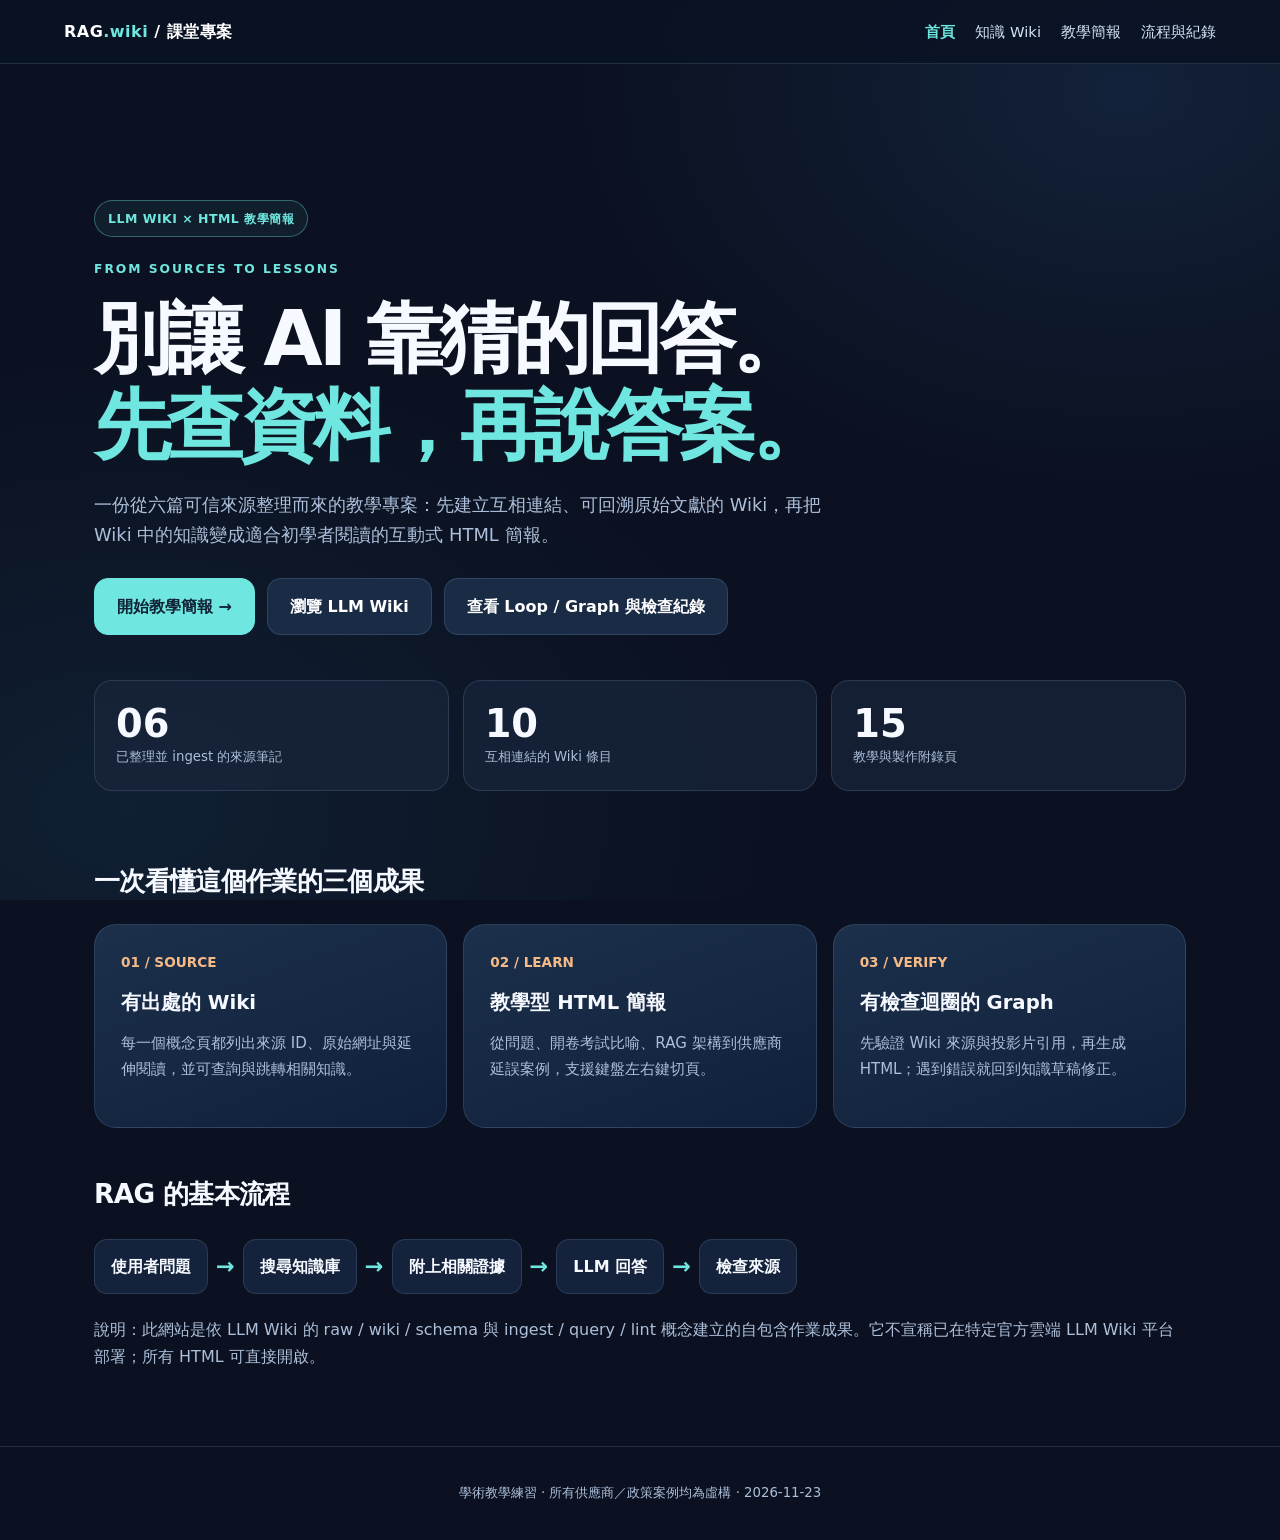
<file: index.html>
<!doctype html><html lang="zh-Hant"><head><meta charset="utf-8"><meta name="viewport" content="width=device-width,initial-scale=1"><title>RAG 教學 Wiki · 作品入口</title><style>
:root{--bg:#0b1120;--bg2:#101a2f;--surface:#14223b;--surface2:#1a2b45;--line:rgba(170,206,245,.15);--text:#f6f9ff;--muted:#adbfda;--cyan:#6fe7e0;--peach:#f5ba86;--gold:#f6d576;--lav:#b2a7fa;--shadow:0 20px 50px rgba(0,0,0,.23)}
*{box-sizing:border-box}html{scroll-behavior:smooth}body{margin:0;color:var(--text);background:var(--bg);font-family:'DM Sans','Noto Sans TC',system-ui,sans-serif;line-height:1.7}a{color:var(--cyan);text-decoration:none}a:hover{text-decoration:underline}button,input{font:inherit}button{cursor:pointer}button:focus-visible,input:focus-visible,a:focus-visible{outline:3px solid var(--cyan);outline-offset:3px}
.bg-orb{position:fixed;inset:0;z-index:-1;pointer-events:none;background:radial-gradient(ellipse at 88% 10%,#22426e55 0%,transparent 35%),radial-gradient(ellipse at 10% 90%,#17354f66 0%,transparent 40%),var(--bg)}
header.global{display:flex;align-items:center;justify-content:space-between;gap:20px;padding:18px max(5vw,24px);border-bottom:1px solid var(--line);background:#0a1324d9;position:sticky;top:0;z-index:30;backdrop-filter:blur(18px)}.brand{font-weight:900;letter-spacing:.03em;color:white;white-space:nowrap}.brand span{color:var(--cyan)}nav{display:flex;gap:20px;align-items:center;flex-wrap:wrap}nav a{font-size:.92rem;color:#d4e3f5}nav a.active{color:var(--cyan);font-weight:800}
.eyebrow{color:var(--cyan);letter-spacing:.16em;text-transform:uppercase;font-weight:800;font-size:.77rem}.container{max-width:1140px;margin:0 auto;padding:60px 24px}.hero{padding:76px 0 24px}.hero h1{font-weight:900;font-size:clamp(2.5rem,6vw,5.3rem);line-height:1.13;letter-spacing:-.05em;margin:16px 0 20px}.hero h1 em{color:var(--cyan);font-style:normal}.hero p{max-width:730px;color:var(--muted);font-size:1.12rem}.pill{display:inline-block;border:1px solid #6fe7e05e;background:#6fe7e011;border-radius:100px;padding:7px 13px;color:var(--cyan);font-size:.78rem;font-weight:800;letter-spacing:.04em}.btn{display:inline-flex;align-items:center;justify-content:center;border-radius:14px;padding:14px 22px;font-weight:800;border:1px solid var(--line);gap:10px;color:white;background:var(--surface2);text-decoration:none!important;transition:transform .15s,background .15s}.btn:hover{transform:translateY(-3px);background:#273d60}.btn.primary{background:var(--cyan);border-color:var(--cyan);color:#102235}.btn.primary:hover{background:#b2fff9}.actions{display:flex;flex-wrap:wrap;gap:12px;margin-top:27px}.stats{display:grid;grid-template-columns:repeat(3,1fr);gap:14px;margin-top:45px}.stat{border:1px solid var(--line);background:#17243ac9;border-radius:18px;padding:21px}.stat strong{display:block;font-size:2.4rem;line-height:1.15}.stat small{display:block;color:var(--muted)}.section-title{font-size:1.65rem;margin:44px 0 20px;letter-spacing:-.025em}.feature-grid{display:grid;grid-template-columns:repeat(3,1fr);gap:16px}.feature{padding:26px;border-radius:22px;background:linear-gradient(160deg,#1c304b,#10203a);border:1px solid var(--line);min-height:204px}.feature .num{font-size:.85rem;color:var(--peach);font-weight:800}.feature h3{font-size:1.23rem;margin:12px 0}.feature p{color:var(--muted);font-size:.94rem;margin:0}.diagram{display:flex;align-items:center;gap:8px;flex-wrap:wrap;margin:22px 0}.node{background:var(--surface);padding:13px 16px;border-radius:13px;border:1px solid var(--line);font-weight:700}.arrow{color:var(--cyan);font-size:1.4rem;font-weight:800}.foot{padding:35px 24px;text-align:center;color:var(--muted);font-size:.83rem;border-top:1px solid var(--line)}
/* Wiki */
.wiki-shell{max-width:1480px;margin:auto;display:grid;grid-template-columns:minmax(240px,300px) minmax(0,1fr);min-height:calc(100vh - 66px)}.wiki-sidebar{padding:29px 21px;border-right:1px solid var(--line);position:sticky;top:69px;height:calc(100vh - 69px);overflow:auto;background:#101b30}.wiki-sidebar h2{font-size:1.1rem;margin-top:0}.search{width:100%;border:1px solid #38506c;padding:12px 15px;background:#0b1729;color:white;border-radius:13px;outline:none}.wiki-link{display:block;padding:11px 13px;color:#c5d5e9!important;border-radius:10px;margin-top:7px;border:1px solid transparent;font-size:.92rem}.wiki-link:hover{background:#1c2a44;text-decoration:none}.wiki-link.selected{background:#1b3e4d;border-color:#5cd2ca;color:white!important}.wiki-main{padding:45px clamp(25px,5vw,90px) 90px;min-width:0}.wiki-main h1{font-weight:900;font-size:clamp(2rem,3.7vw,3.6rem);line-height:1.2;letter-spacing:-.035em;margin:10px 0}.wiki-main .lead{font-size:1.1rem;color:var(--muted)}.wiki-main section{padding:19px 0;border-bottom:1px solid var(--line)}.wiki-main section h2{font-size:1.28rem;margin-bottom:9px}.wiki-main section p{margin:0;color:#d8e6f9}.related{margin-top:24px;display:flex;gap:9px;flex-wrap:wrap}.chip{background:#1c3347;border:1px solid #315d73;border-radius:30px;padding:6px 13px;font-size:.86rem;color:#adf4ec}.source-items{display:grid;gap:13px;margin:18px 0}.source-item{border:1px solid var(--line);background:#15263c;border-radius:14px;padding:14px 18px}.source-item strong{color:var(--gold)}.source-item .source-meta{color:var(--muted);font-size:.8rem}.source-item a{overflow-wrap:anywhere}.mini-tag{color:#b8ecf1;font-size:.76rem;font-weight:800;letter-spacing:.07em}.note{padding:17px 21px;background:#172b40;border-left:3px solid var(--peach);border-radius:7px;color:#fae5cf}.mini-help{font-size:.81rem;color:var(--muted);margin-top:7px}.sources-table{width:100%;border-collapse:collapse;margin-top:25px}.sources-table td,.sources-table th{padding:15px;border-bottom:1px solid var(--line);text-align:left;vertical-align:top}.sources-table th{color:var(--muted);font-size:.82rem}
/* Slides */
body.deck-body{overflow:hidden;background:#080f1e}.deck-top{display:flex;align-items:center;justify-content:space-between;position:fixed;z-index:100;top:0;left:0;right:0;padding:15px 26px;background:#080f1ce0;border-bottom:1px solid var(--line);backdrop-filter:blur(15px);gap:12px}.deck-top .meta{font-size:.78rem;color:var(--muted);white-space:nowrap}.deck-top nav a{font-size:.8rem}.deck-main{position:absolute;inset:65px 0 74px;display:flex;align-items:center;justify-content:center;padding:26px}.slide{position:relative;width:min(1250px,100%);height:100%;max-height:760px;aspect-ratio:16 / 9;background:linear-gradient(145deg,#172947,#101c31 65%,#0e1d32);border:1px solid #28415f;border-radius:25px;box-shadow:var(--shadow);overflow:auto;padding:clamp(28px,5vw,64px) clamp(26px,6vw,80px)}.slide:before{content:'';pointer-events:none;position:absolute;right:-50px;top:-120px;width:480px;height:450px;border-radius:50%;border:90px solid rgba(73,197,206,.04);transform:rotate(-15deg)}.slide>*{position:relative;z-index:1}.slide .kicker{font-size:.85rem;text-transform:uppercase;color:var(--cyan);font-weight:800;letter-spacing:.18em}.slide h1{font-size:clamp(2rem,4vw,4.5rem);letter-spacing:-.05em;line-height:1.14;margin:20px 0}.slide p.lead{font-size:clamp(1rem,1.7vw,1.4rem);color:#bfcee3;max-width:850px;line-height:1.8}.slide .content-grid{display:grid;grid-template-columns:1fr 1fr;gap:20px;margin:35px 0 22px}.slide .point{padding:22px;border-radius:17px;background:#1d3453a8;border:1px solid #385172;display:flex;gap:13px;align-items:flex-start;font-size:clamp(.94rem,1.6vw,1.2rem);line-height:1.6}.slide .point .marker{display:flex;flex:none;align-items:center;justify-content:center;width:29px;height:29px;border-radius:9px;background:#2c746f;color:#dafffa;font-size:.84rem;font-weight:900}.slide .point strong{color:var(--gold)}.slide .point:nth-child(2n) .marker{background:#73553b;color:#ffddb1}.slide .point:nth-child(3n) .marker{background:#544c8c;color:#e4dfff}.slide.cover h1{font-size:clamp(3rem,7vw,6.5rem);max-width:900px}.slide.cover .content-grid{grid-template-columns:repeat(3,1fr)}.slide.cover .point{font-size:1rem}.slide .trail{display:flex;gap:7px;align-items:center;flex-wrap:wrap;margin:29px 0}.slide .trail .step{background:#1a4361;padding:13px 19px;border-radius:12px;color:#d9f7fb;font-weight:800}.slide .trail .arr{color:var(--cyan);font-weight:900}.slide blockquote{border-left:4px solid var(--cyan);padding:17px 26px;margin:30px 0;background:#1c344b;border-radius:8px;font-size:1.1rem}.deck-bottom{position:fixed;z-index:100;left:0;right:0;bottom:0;display:flex;justify-content:space-between;align-items:center;gap:10px;padding:10px 26px;background:#080f1cf5;border-top:1px solid var(--line)}.deck-bottom .small-links{font-size:.77rem;color:var(--muted);overflow:hidden;text-overflow:ellipsis;white-space:nowrap}.deck-buttons{display:flex;align-items:center;gap:10px}.round{border-radius:12px;padding:8px 13px;background:#183450;border:1px solid #2b4e69;color:white}.round:hover{background:#29506c}.progress-track{height:3px;position:fixed;bottom:67px;background:#1c3450;left:0;right:0;z-index:99}.progress{height:100%;width:0;background:var(--cyan);transition:width .2s}.kbd{color:#8ea6c7;font-size:.75rem}.source-foot{display:flex;align-items:center;gap:11px;flex-wrap:wrap;margin-top:22px}.source-foot a{color:#aff4eb;border:1px solid #416b73;border-radius:9px;padding:4px 10px;font-size:.77rem;background:#153444}.deck-bottom a{text-decoration:none}.deck-index{width:64px;text-align:center;color:#c6d8ed;font-size:.83rem}.hint{font-size:.82rem;color:var(--muted);margin-top:14px}
@media(max-width:800px){header.global{padding:14px 17px}nav{gap:11px}.feature-grid{grid-template-columns:1fr}.stats{grid-template-columns:repeat(3,1fr)}.stat{padding:15px}.stat strong{font-size:1.65rem}.container{padding:34px 19px}.wiki-shell{display:block}.wiki-sidebar{position:static;height:auto;max-height:280px;overflow:auto;border-right:none;border-bottom:1px solid var(--line)}.wiki-main{padding:26px 20px 75px}.deck-top{padding:11px 15px}.deck-main{inset:58px 0 68px;padding:10px}.slide{aspect-ratio:auto;padding:24px 22px;border-radius:15px}.slide .content-grid{grid-template-columns:1fr;gap:9px;margin:19px 0}.slide .point{font-size:.96rem;padding:13px}.slide.cover .content-grid{grid-template-columns:1fr}.slide h1{font-size:2rem}.slide.cover h1{font-size:2.7rem}.slide p.lead{font-size:1rem}.deck-bottom{padding:9px 13px}.deck-bottom .small-links{max-width:40vw}.deck-top nav{gap:9px}.kbd{display:none}.progress-track{bottom:61px}}
@media(prefers-reduced-motion:reduce){*{transition:none!important;scroll-behavior:auto!important}}

</style></head><body><div class="bg-orb"></div><header class="global"><a class="brand" href="index.html">RAG<span>.wiki</span> / 課堂專案</a><nav><a class="active" href="index.html">首頁</a><a href="wiki.html">知識 Wiki</a><a href="slides.html">教學簡報</a><a href="workflow.html">流程與紀錄</a></nav></header><main class="container"><div class="hero"><span class="pill">LLM WIKI × HTML 教學簡報</span><div class="eyebrow" style="margin-top:22px">FROM SOURCES TO LESSONS</div><h1>別讓 AI 靠猜的回答。<br><em>先查資料，再說答案。</em></h1><p>一份從六篇可信來源整理而來的教學專案：先建立互相連結、可回溯原始文獻的 Wiki，再把 Wiki 中的知識變成適合初學者閱讀的互動式 HTML 簡報。</p><div class="actions"><a class="btn primary" href="slides.html">開始教學簡報 →</a><a class="btn" href="wiki.html">瀏覽 LLM Wiki</a><a class="btn" href="workflow.html">查看 Loop / Graph 與檢查紀錄</a></div><div class="stats"><div class="stat"><strong>06</strong><small>已整理並 ingest 的來源筆記</small></div><div class="stat"><strong>10</strong><small>互相連結的 Wiki 條目</small></div><div class="stat"><strong>15</strong><small>教學與製作附錄頁</small></div></div></div><h2 class="section-title">一次看懂這個作業的三個成果</h2><div class="feature-grid"><div class="feature"><div class="num">01 / SOURCE</div><h3>有出處的 Wiki</h3><p>每一個概念頁都列出來源 ID、原始網址與延伸閱讀，並可查詢與跳轉相關知識。</p></div><div class="feature"><div class="num">02 / LEARN</div><h3>教學型 HTML 簡報</h3><p>從問題、開卷考試比喻、RAG 架構到供應商延誤案例，支援鍵盤左右鍵切頁。</p></div><div class="feature"><div class="num">03 / VERIFY</div><h3>有檢查迴圈的 Graph</h3><p>先驗證 Wiki 來源與投影片引用，再生成 HTML；遇到錯誤就回到知識草稿修正。</p></div></div><h2 class="section-title">RAG 的基本流程</h2><div class="diagram"><span class="node">使用者問題</span><span class="arrow">→</span><span class="node">搜尋知識庫</span><span class="arrow">→</span><span class="node">附上相關證據</span><span class="arrow">→</span><span class="node">LLM 回答</span><span class="arrow">→</span><span class="node">檢查來源</span></div><p style="color:var(--muted)">說明：此網站是依 LLM Wiki 的 raw / wiki / schema 與 ingest / query / lint 概念建立的自包含作業成果。它不宣稱已在特定官方雲端 LLM Wiki 平台部署；所有 HTML 可直接開啟。</p></main><footer class="foot">學術教學練習 · 所有供應商／政策案例均為虛構 · 2026-11-23</footer></body></html>
</file>
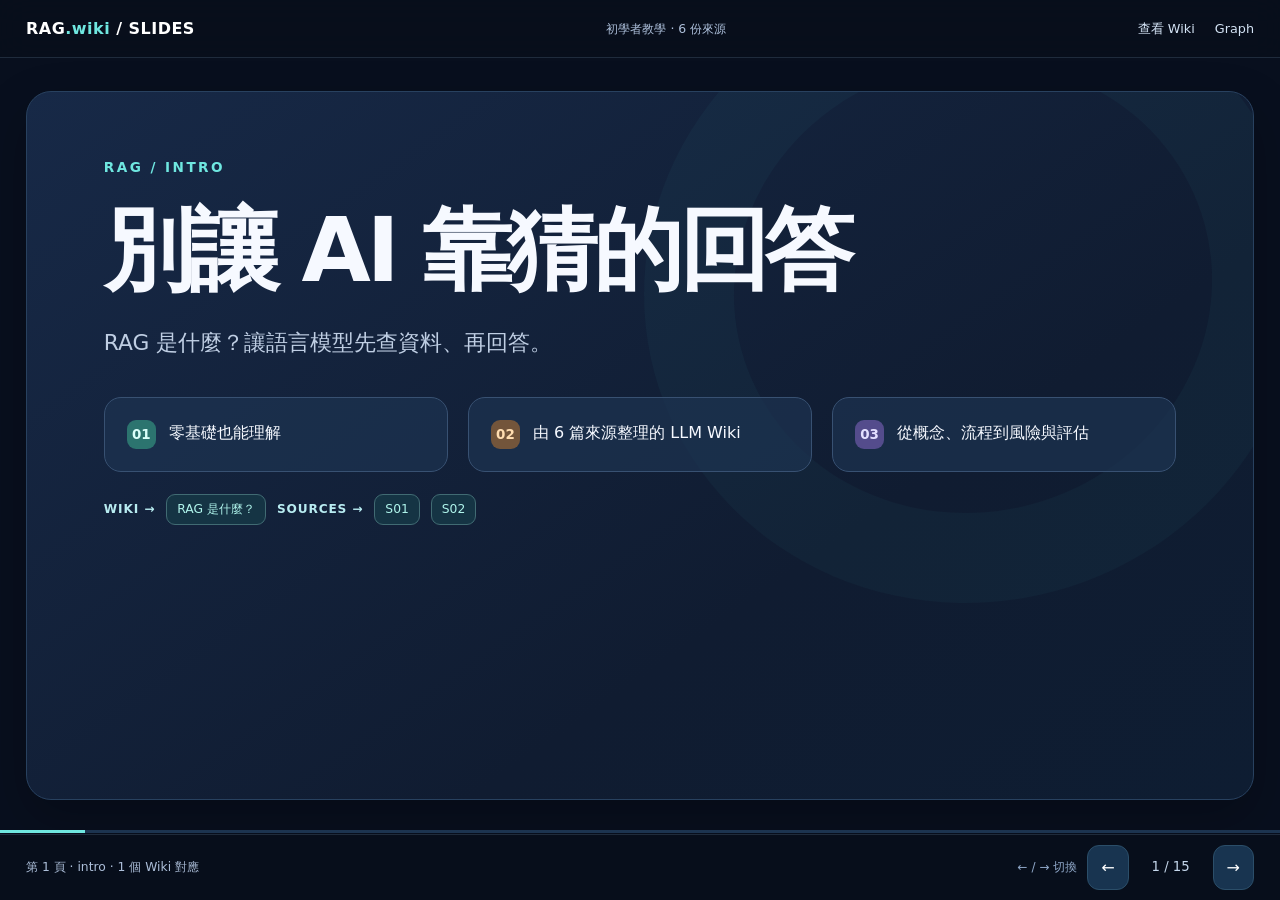
<file: slides.html>
<!doctype html><html lang="zh-Hant"><head><meta charset="utf-8"><meta name="viewport" content="width=device-width,initial-scale=1"><title>RAG 是什麼？｜HTML 教學簡報</title><style>
:root{--bg:#0b1120;--bg2:#101a2f;--surface:#14223b;--surface2:#1a2b45;--line:rgba(170,206,245,.15);--text:#f6f9ff;--muted:#adbfda;--cyan:#6fe7e0;--peach:#f5ba86;--gold:#f6d576;--lav:#b2a7fa;--shadow:0 20px 50px rgba(0,0,0,.23)}
*{box-sizing:border-box}html{scroll-behavior:smooth}body{margin:0;color:var(--text);background:var(--bg);font-family:'DM Sans','Noto Sans TC',system-ui,sans-serif;line-height:1.7}a{color:var(--cyan);text-decoration:none}a:hover{text-decoration:underline}button,input{font:inherit}button{cursor:pointer}button:focus-visible,input:focus-visible,a:focus-visible{outline:3px solid var(--cyan);outline-offset:3px}
.bg-orb{position:fixed;inset:0;z-index:-1;pointer-events:none;background:radial-gradient(ellipse at 88% 10%,#22426e55 0%,transparent 35%),radial-gradient(ellipse at 10% 90%,#17354f66 0%,transparent 40%),var(--bg)}
header.global{display:flex;align-items:center;justify-content:space-between;gap:20px;padding:18px max(5vw,24px);border-bottom:1px solid var(--line);background:#0a1324d9;position:sticky;top:0;z-index:30;backdrop-filter:blur(18px)}.brand{font-weight:900;letter-spacing:.03em;color:white;white-space:nowrap}.brand span{color:var(--cyan)}nav{display:flex;gap:20px;align-items:center;flex-wrap:wrap}nav a{font-size:.92rem;color:#d4e3f5}nav a.active{color:var(--cyan);font-weight:800}
.eyebrow{color:var(--cyan);letter-spacing:.16em;text-transform:uppercase;font-weight:800;font-size:.77rem}.container{max-width:1140px;margin:0 auto;padding:60px 24px}.hero{padding:76px 0 24px}.hero h1{font-weight:900;font-size:clamp(2.5rem,6vw,5.3rem);line-height:1.13;letter-spacing:-.05em;margin:16px 0 20px}.hero h1 em{color:var(--cyan);font-style:normal}.hero p{max-width:730px;color:var(--muted);font-size:1.12rem}.pill{display:inline-block;border:1px solid #6fe7e05e;background:#6fe7e011;border-radius:100px;padding:7px 13px;color:var(--cyan);font-size:.78rem;font-weight:800;letter-spacing:.04em}.btn{display:inline-flex;align-items:center;justify-content:center;border-radius:14px;padding:14px 22px;font-weight:800;border:1px solid var(--line);gap:10px;color:white;background:var(--surface2);text-decoration:none!important;transition:transform .15s,background .15s}.btn:hover{transform:translateY(-3px);background:#273d60}.btn.primary{background:var(--cyan);border-color:var(--cyan);color:#102235}.btn.primary:hover{background:#b2fff9}.actions{display:flex;flex-wrap:wrap;gap:12px;margin-top:27px}.stats{display:grid;grid-template-columns:repeat(3,1fr);gap:14px;margin-top:45px}.stat{border:1px solid var(--line);background:#17243ac9;border-radius:18px;padding:21px}.stat strong{display:block;font-size:2.4rem;line-height:1.15}.stat small{display:block;color:var(--muted)}.section-title{font-size:1.65rem;margin:44px 0 20px;letter-spacing:-.025em}.feature-grid{display:grid;grid-template-columns:repeat(3,1fr);gap:16px}.feature{padding:26px;border-radius:22px;background:linear-gradient(160deg,#1c304b,#10203a);border:1px solid var(--line);min-height:204px}.feature .num{font-size:.85rem;color:var(--peach);font-weight:800}.feature h3{font-size:1.23rem;margin:12px 0}.feature p{color:var(--muted);font-size:.94rem;margin:0}.diagram{display:flex;align-items:center;gap:8px;flex-wrap:wrap;margin:22px 0}.node{background:var(--surface);padding:13px 16px;border-radius:13px;border:1px solid var(--line);font-weight:700}.arrow{color:var(--cyan);font-size:1.4rem;font-weight:800}.foot{padding:35px 24px;text-align:center;color:var(--muted);font-size:.83rem;border-top:1px solid var(--line)}
/* Wiki */
.wiki-shell{max-width:1480px;margin:auto;display:grid;grid-template-columns:minmax(240px,300px) minmax(0,1fr);min-height:calc(100vh - 66px)}.wiki-sidebar{padding:29px 21px;border-right:1px solid var(--line);position:sticky;top:69px;height:calc(100vh - 69px);overflow:auto;background:#101b30}.wiki-sidebar h2{font-size:1.1rem;margin-top:0}.search{width:100%;border:1px solid #38506c;padding:12px 15px;background:#0b1729;color:white;border-radius:13px;outline:none}.wiki-link{display:block;padding:11px 13px;color:#c5d5e9!important;border-radius:10px;margin-top:7px;border:1px solid transparent;font-size:.92rem}.wiki-link:hover{background:#1c2a44;text-decoration:none}.wiki-link.selected{background:#1b3e4d;border-color:#5cd2ca;color:white!important}.wiki-main{padding:45px clamp(25px,5vw,90px) 90px;min-width:0}.wiki-main h1{font-weight:900;font-size:clamp(2rem,3.7vw,3.6rem);line-height:1.2;letter-spacing:-.035em;margin:10px 0}.wiki-main .lead{font-size:1.1rem;color:var(--muted)}.wiki-main section{padding:19px 0;border-bottom:1px solid var(--line)}.wiki-main section h2{font-size:1.28rem;margin-bottom:9px}.wiki-main section p{margin:0;color:#d8e6f9}.related{margin-top:24px;display:flex;gap:9px;flex-wrap:wrap}.chip{background:#1c3347;border:1px solid #315d73;border-radius:30px;padding:6px 13px;font-size:.86rem;color:#adf4ec}.source-items{display:grid;gap:13px;margin:18px 0}.source-item{border:1px solid var(--line);background:#15263c;border-radius:14px;padding:14px 18px}.source-item strong{color:var(--gold)}.source-item .source-meta{color:var(--muted);font-size:.8rem}.source-item a{overflow-wrap:anywhere}.mini-tag{color:#b8ecf1;font-size:.76rem;font-weight:800;letter-spacing:.07em}.note{padding:17px 21px;background:#172b40;border-left:3px solid var(--peach);border-radius:7px;color:#fae5cf}.mini-help{font-size:.81rem;color:var(--muted);margin-top:7px}.sources-table{width:100%;border-collapse:collapse;margin-top:25px}.sources-table td,.sources-table th{padding:15px;border-bottom:1px solid var(--line);text-align:left;vertical-align:top}.sources-table th{color:var(--muted);font-size:.82rem}
/* Slides */
body.deck-body{overflow:hidden;background:#080f1e}.deck-top{display:flex;align-items:center;justify-content:space-between;position:fixed;z-index:100;top:0;left:0;right:0;padding:15px 26px;background:#080f1ce0;border-bottom:1px solid var(--line);backdrop-filter:blur(15px);gap:12px}.deck-top .meta{font-size:.78rem;color:var(--muted);white-space:nowrap}.deck-top nav a{font-size:.8rem}.deck-main{position:absolute;inset:65px 0 74px;display:flex;align-items:center;justify-content:center;padding:26px}.slide{position:relative;width:min(1250px,100%);height:100%;max-height:760px;aspect-ratio:16 / 9;background:linear-gradient(145deg,#172947,#101c31 65%,#0e1d32);border:1px solid #28415f;border-radius:25px;box-shadow:var(--shadow);overflow:auto;padding:clamp(28px,5vw,64px) clamp(26px,6vw,80px)}.slide:before{content:'';pointer-events:none;position:absolute;right:-50px;top:-120px;width:480px;height:450px;border-radius:50%;border:90px solid rgba(73,197,206,.04);transform:rotate(-15deg)}.slide>*{position:relative;z-index:1}.slide .kicker{font-size:.85rem;text-transform:uppercase;color:var(--cyan);font-weight:800;letter-spacing:.18em}.slide h1{font-size:clamp(2rem,4vw,4.5rem);letter-spacing:-.05em;line-height:1.14;margin:20px 0}.slide p.lead{font-size:clamp(1rem,1.7vw,1.4rem);color:#bfcee3;max-width:850px;line-height:1.8}.slide .content-grid{display:grid;grid-template-columns:1fr 1fr;gap:20px;margin:35px 0 22px}.slide .point{padding:22px;border-radius:17px;background:#1d3453a8;border:1px solid #385172;display:flex;gap:13px;align-items:flex-start;font-size:clamp(.94rem,1.6vw,1.2rem);line-height:1.6}.slide .point .marker{display:flex;flex:none;align-items:center;justify-content:center;width:29px;height:29px;border-radius:9px;background:#2c746f;color:#dafffa;font-size:.84rem;font-weight:900}.slide .point strong{color:var(--gold)}.slide .point:nth-child(2n) .marker{background:#73553b;color:#ffddb1}.slide .point:nth-child(3n) .marker{background:#544c8c;color:#e4dfff}.slide.cover h1{font-size:clamp(3rem,7vw,6.5rem);max-width:900px}.slide.cover .content-grid{grid-template-columns:repeat(3,1fr)}.slide.cover .point{font-size:1rem}.slide .trail{display:flex;gap:7px;align-items:center;flex-wrap:wrap;margin:29px 0}.slide .trail .step{background:#1a4361;padding:13px 19px;border-radius:12px;color:#d9f7fb;font-weight:800}.slide .trail .arr{color:var(--cyan);font-weight:900}.slide blockquote{border-left:4px solid var(--cyan);padding:17px 26px;margin:30px 0;background:#1c344b;border-radius:8px;font-size:1.1rem}.deck-bottom{position:fixed;z-index:100;left:0;right:0;bottom:0;display:flex;justify-content:space-between;align-items:center;gap:10px;padding:10px 26px;background:#080f1cf5;border-top:1px solid var(--line)}.deck-bottom .small-links{font-size:.77rem;color:var(--muted);overflow:hidden;text-overflow:ellipsis;white-space:nowrap}.deck-buttons{display:flex;align-items:center;gap:10px}.round{border-radius:12px;padding:8px 13px;background:#183450;border:1px solid #2b4e69;color:white}.round:hover{background:#29506c}.progress-track{height:3px;position:fixed;bottom:67px;background:#1c3450;left:0;right:0;z-index:99}.progress{height:100%;width:0;background:var(--cyan);transition:width .2s}.kbd{color:#8ea6c7;font-size:.75rem}.source-foot{display:flex;align-items:center;gap:11px;flex-wrap:wrap;margin-top:22px}.source-foot a{color:#aff4eb;border:1px solid #416b73;border-radius:9px;padding:4px 10px;font-size:.77rem;background:#153444}.deck-bottom a{text-decoration:none}.deck-index{width:64px;text-align:center;color:#c6d8ed;font-size:.83rem}.hint{font-size:.82rem;color:var(--muted);margin-top:14px}
@media(max-width:800px){header.global{padding:14px 17px}nav{gap:11px}.feature-grid{grid-template-columns:1fr}.stats{grid-template-columns:repeat(3,1fr)}.stat{padding:15px}.stat strong{font-size:1.65rem}.container{padding:34px 19px}.wiki-shell{display:block}.wiki-sidebar{position:static;height:auto;max-height:280px;overflow:auto;border-right:none;border-bottom:1px solid var(--line)}.wiki-main{padding:26px 20px 75px}.deck-top{padding:11px 15px}.deck-main{inset:58px 0 68px;padding:10px}.slide{aspect-ratio:auto;padding:24px 22px;border-radius:15px}.slide .content-grid{grid-template-columns:1fr;gap:9px;margin:19px 0}.slide .point{font-size:.96rem;padding:13px}.slide.cover .content-grid{grid-template-columns:1fr}.slide h1{font-size:2rem}.slide.cover h1{font-size:2.7rem}.slide p.lead{font-size:1rem}.deck-bottom{padding:9px 13px}.deck-bottom .small-links{max-width:40vw}.deck-top nav{gap:9px}.kbd{display:none}.progress-track{bottom:61px}}
@media(prefers-reduced-motion:reduce){*{transition:none!important;scroll-behavior:auto!important}}

</style><meta name="description" content="15 頁互動式 RAG 入門教學簡報，每頁可追溯來源與 LLM Wiki。"></head><body class="deck-body"><header class="deck-top"><a class="brand" href="index.html">RAG<span>.wiki</span> / SLIDES</a><div class="meta">初學者教學 · 6 份來源</div><nav><a href="wiki.html">查看 Wiki</a><a href="workflow.html">Graph</a></nav></header><main class="deck-main"><article class="slide" id="slide" tabindex="0" aria-live="polite"></article></main><div class="progress-track"><div class="progress" id="progress"></div></div><footer class="deck-bottom"><div class="small-links" id="footer-sources"></div><div class="deck-buttons"><span class="kbd">← / → 切換</span><button class="round" id="prev" aria-label="上一頁">←</button><span class="deck-index" id="index"></span><button class="round" id="next" aria-label="下一頁">→</button></div></footer><script>const DATA={"title":"RAG 是什麼？讓 AI 查資料再回答","date":"2026-11-23","sources":[{"id":"S01","title":"Retrieval-Augmented Generation for Knowledge-Intensive NLP Tasks","author":"Lewis et al.","publisher":"NeurIPS / arXiv","year":2020,"url":"https://arxiv.org/abs/2005.11401","topic":"RAG 起源與基本架構","claims":["RAG 將預先訓練的生成模型與外部可檢索的知識結合。","外部知識可作為生成內容的依據，不必只依賴模型參數。","原論文探討檢索器與生成器的結合及知識密集型任務。"]},{"id":"S02","title":"Retrieval augmented generation (RAG) and indexes in Microsoft Foundry","author":"Microsoft","publisher":"Microsoft Learn","year":2026,"url":"https://learn.microsoft.com/en-us/azure/foundry/concepts/retrieval-augmented-generation","topic":"Retrieve–Augment–Generate、索引與搜尋方式","claims":["RAG 常可拆解為 retrieve、augment、generate 三階段。","索引可支援關鍵字、語意、向量或混合搜尋。","來源資料需要具有可追溯性與權限管控。"]},{"id":"S03","title":"Introducing Contextual Retrieval","author":"Anthropic","publisher":"Anthropic Research","year":2024,"url":"https://www.anthropic.com/research/contextual-retrieval","topic":"分塊語境、BM25、Embedding、重排序","claims":["被切成小段的文字可能失去原本的文件脈絡。","BM25 偏向字詞配對，語意向量搜尋可捕捉語意相近內容。","混合檢索與重排序是可評估的改進方向，並非每個資料集都必然有效。"]},{"id":"S04","title":"What is retrieval augmented generation (RAG)?","author":"IBM","publisher":"IBM Think","year":2026,"url":"https://www.ibm.com/think/topics/retrieval-augmented-generation","topic":"初學者概念、資料準備、限制與微調差異","claims":["RAG 可連接外部知識庫，提高特定領域回覆的相關性。","資料分塊太大或太小都可能降低檢索效果。","RAG 可降低幻覺風險，但無法保證生成完全正確。","RAG 的查資料與 Fine-tuning 的參數更新是不同方法。"]},{"id":"S05","title":"RAGAS: Automated Evaluation of Retrieval Augmented Generation","author":"Es et al.","publisher":"arXiv","year":2023,"url":"https://arxiv.org/abs/2309.15217","topic":"檢索與生成分開評估","claims":["RAG 品質至少要同時考慮檢索內容的相關性與回答是否忠於證據。","RAGAS 提供無需逐題人工標準答案的自動評估方向。","評估分數與具體定義需按實作與資料集解讀。"]},{"id":"S06","title":"Retrieval Augmented Generation options and architectures on AWS","author":"Amazon Web Services","publisher":"AWS Prescriptive Guidance","year":2026,"url":"https://docs.aws.amazon.com/prescriptive-guidance/latest/retrieval-augmented-generation-options/introduction.html","topic":"RAG 工程選擇與使用情境","claims":["RAG 可讓模型在回答前參考模型訓練來源以外的權威文件。","企業可選擇託管型或自行建置的 RAG 架構。","RAG 的設計需考量資料來源、更新與維運成本。"]}],"pages":[{"id":"overview","title":"RAG 是什麼？","subtitle":"把查到的證據交給 LLM，再讓它回答。","sections":[["一句話定義","Retrieval-Augmented Generation（檢索增強生成）是一種組合「外部資訊檢索」與「語言模型生成」的架構。回答時先找到相關資料，再把資料提供給模型作為上下文。"],["三步驟","Retrieve：搜尋證據。Augment：把問題和證據放在同一個提示中。Generate：依據證據生成回答，並在可能的情況下列出來源。"],["不等於什麼","RAG 不代表模型重新訓練，也不表示有來源就一定正確。LLM Wiki 則是這次專題用來管理知識條目的工具與工作方式，不是 RAG 的同義詞。"]],"sources":["S01","S02","S04"],"related":["motivation","pipeline","limitations"],"example":"一位新進員工問：「公司的退貨期限是幾天？」系統先找到正式退貨政策，再整理回答。","note":""},{"id":"motivation","title":"為什麼需要 RAG？","subtitle":"流暢的回答，不等於有根據的答案。","sections":[["LLM 常見限制","模型訓練時未必讀過私人文件、最近更新的規範或企業內部資料；即使未掌握來源，也可能生成看似合理的內容。"],["RAG 能改善的部分","讓回答以受控的外部文件為基礎，方便更新知識，也能提供可查證的出處。"],["仍需注意","若檢索找到錯誤或過期文件，或模型忽略證據，RAG 仍可能回答錯誤。"]],"sources":["S01","S04","S06"],"related":["overview","limitations"],"example":"假設退貨政策昨天從 14 天改成 7 天，模型即使會回答，也不應只靠舊記憶。","note":""},{"id":"preparation","title":"事前準備：資料變得可檢索","subtitle":"文件 → 清理 → 切段 → 索引。","sections":[["來源整理","確認文件可信、權限合法、版本清楚；原始資料需要保留可回查的連結或檔案名稱。"],["Chunking 分塊","把長文件切成可用的小段；太大會涵蓋不必要內容，太小可能失去主詞、時間或條件。"],["Embedding 與索引","可以把文字轉為向量並存入向量索引，也可以建立 BM25 類型的關鍵字索引；並非所有系統都必須兩者皆用。"]],"sources":["S02","S03","S04"],"related":["pipeline","retrieval"],"example":"「交貨延誤 5 天」若只留下「補償 3%」，就可能失去適用的合約條件。","note":""},{"id":"pipeline","title":"使用者提問時的流程","subtitle":"從問題到有出處的回答。","sections":[["Retrieve","把使用者問題用於查詢文件索引，找回最相關的多個段落。"],["Augment","組合使用者問題、取回的段落、來源識別碼，以及要求「找不到就說不知道」的提示規則。"],["Generate","由 LLM 產生精簡回答；回答後還需檢查是否有超出證據的主張。"]],"sources":["S01","S02","S06"],"related":["overview","preparation","generation"],"example":"Q：延誤 5 天如何處理？→ 找到對應訂單＋延誤政策 → 形成有來源的回覆。","note":""},{"id":"retrieval","title":"檢索方式怎麼選？","subtitle":"關鍵字、語意與混合搜尋。","sections":[["Keyword / BM25","優先搜尋字詞重合，尤其適合料號、代碼、法規條次等精確字串。"],["Embedding","利用向量距離／相似度找出語意相關的段落，即便使用者與文件的用字不同。"],["Hybrid 與 Rerank","可結合兩種結果，再以重排序挑選更相關內容；需要實測驗證效果，不能直接宣稱混合一定最好。"]],"sources":["S02","S03"],"related":["preparation","pipeline","evaluation"],"example":"搜尋「訂單 PO-784」時，字詞檢索有優勢；搜尋「晚到貨要怎麼辦」時，語意檢索可能更有幫助。","note":""},{"id":"generation","title":"回答必須忠於證據","subtitle":"生成不是把檢索段落隨意改寫。","sections":[["Grounding","每一個重要結論都應能指向文件中的支持段落，而不是把模型補充的猜測寫成政策。"],["Citation","保存來源 ID／URL 與頁面位置，讓讀者有能力核查；標上來源不代表已經驗證內容。"],["Abstention","若資料不足、資料互相衝突或缺少關鍵條件，應回答尚無足夠證據，並指出缺什麼。"]],"sources":["S01","S02","S04"],"related":["pipeline","limitations","evaluation"],"example":"政策只寫「可能評估補償」時，不可回答「公司一定賠償 3%」。","note":""},{"id":"example","title":"範例：供應商延誤通知","subtitle":"情境為教學虛構，非真實公司規定。","sections":[["使用者問題","「供應商通知這批零件要晚 5 天到，接下來應該怎麼做？」"],["虛構文件 A","訂單 PO-784：原訂交期 12/10；供應商通知改為 12/15。"],["虛構文件 B","物流政策 P-04：延誤超過 3 天應通知採購主管，並向供應商確認更新交期。"],["示範回答","「PO-784 預計晚 5 天，依 P-04 應通知採購主管，並確認新交期 12/15。」需附上 A、B 來源。"]],"sources":["S02","S04","S06"],"related":["pipeline","generation","limitations"],"example":"這裡用假設文件示範流程，不是說明所有企業必須如此處理。","note":""},{"id":"limitations","title":"RAG 仍可能出錯","subtitle":"錯誤往往不是只有 LLM 的問題。","sections":[["資料層","原始文件過期、權限錯誤、段落切分破壞前後文。"],["檢索層","正確段落未出現在 Top-K，或相似度高但不符合問題限制條件。"],["生成層","模型忽略來源、自行推斷數字，或附上與敘述無關的引文。"],["修正策略","優先修正來源與檢索品質，再改善提示語；把缺少證據的題目交由人工確認。"]],"sources":["S03","S04","S05"],"related":["motivation","retrieval","evaluation"],"example":"把「延誤超過 3 天」錯切為「延誤」與「超過 3 天」兩段，可能導致檢索失真。","note":""},{"id":"evaluation","title":"如何知道 RAG 有沒有用？","subtitle":"分開評估檢索與回答。","sections":[["Retrieval check","測試問題的正確證據是否進入 Top-K（例如 Hit@3、Recall@K）。"],["Groundedness check","逐項檢查回答是否有足夠引用支持，不能只看句子是否通順。"],["教學專案檢查","本作品另檢查 6 筆來源、Wiki 頁面引用、投影片對應、連結完整性；這是結構檢查，不代表模型回答的實證準確率。"]],"sources":["S05","S02","S03"],"related":["retrieval","generation","limitations"],"example":"假設 10 題有 8 題在前三筆找到正確段落，Hit@3 = 80%；仍須檢查回答有沒有正確使用它。","note":""},{"id":"workflow","title":"本專案的 LLM Wiki Graph","subtitle":"這是製作流程的知識管理循環，並非 RAG 推論圖。","sections":[["Source layer","整理 6 篇可靠資料的來源 URL、重點摘要與時間資訊；保存原始來源識別碼。"],["Wiki layer","先討論教學對象與大綱，再由 LLM 將來源重點整理成互相連結的 Markdown 知識頁。"],["Schema + Lint layer","定義來源欄位與引用規則，檢查漏引、壞連結與簡報對應；有問題回到資料與 Wiki 修正。"],["Presentation layer","從相同的 Wiki 知識資料產生教學 HTML 簡報，附各頁 Wiki 與來源回鏈。"]],"sources":["S02","S05","S06"],"related":["overview","evaluation"],"example":"設計原則：先確保來源可追溯，再把知識轉成適合初學者理解的投影片。","note":""}],"slides":[{"id":"intro","kicker":"RAG / INTRO","title":"別讓 AI 靠猜的回答","lead":"RAG 是什麼？讓語言模型先查資料、再回答。","type":"cover","points":["零基礎也能理解","由 6 篇來源整理的 LLM Wiki","從概念、流程到風險與評估"],"wiki":["overview"],"sources":["S01","S02"]},{"id":"goals","kicker":"01 · 學習目標","title":"今天學會 3 件事","lead":"不用寫程式，也能讀懂 RAG 的邏輯。","type":"three","points":["為什麼 LLM 需要外部知識","RAG 的 Retrieve → Augment → Generate","怎麼確認回答有來源、值得相信"],"wiki":["overview","motivation","evaluation"],"sources":["S02","S04","S05"]},{"id":"problem","kicker":"02 · 遇到的問題","title":"AI 說得順，不一定說得對","lead":"不知道最新資訊或內部政策時，LLM 仍可能生成看似合理的回答。","type":"contrast","points":["問題：「我們公司最新退貨期限是幾天？」","沒有資料：模型可能依照一般印象作答","有 RAG：先找到當前正式政策，再回答"],"wiki":["motivation"],"sources":["S01","S04","S06"]},{"id":"analogy","kicker":"03 · 一句話理解","title":"RAG = 開卷考試","lead":"模型不是把書全部重新背下來，而是先翻到相關頁面。","type":"analogy","points":["LLM：擅長解釋與整理","Retriever：負責找出可能相關的證據","Source：需要能被核對的原始資料"],"wiki":["overview"],"sources":["S01","S04"]},{"id":"offline","kicker":"04 · 準備階段","title":"先把資料整理成可搜尋的知識","lead":"建 RAG 不是直接把一整本 PDF 塞進模型。","type":"pipeline","points":["收集文件與版本","將長文分成 Chunks","建立關鍵字或向量索引","保留來源 ID、URL 與適用條件"],"wiki":["preparation"],"sources":["S02","S03","S04"]},{"id":"online","kicker":"05 · 回答階段","title":"Retrieve → Augment → Generate","lead":"每一次提問，都先搜尋資料，再讓模型生成回覆。","type":"process","points":["Retrieve：找相關段落","Augment：組成「問題＋證據」的提示","Generate：依據證據回答並附來源"],"wiki":["pipeline","generation"],"sources":["S01","S02"]},{"id":"search","kicker":"06 · 找資料的方式","title":"精確字詞 vs. 相近意思","lead":"兩種檢索各擅勝場；混合搜尋是否更好需要驗證。","type":"search","points":["BM25：找「PO-784」這種精確代碼","Embedding：理解「晚到貨」與「交期延誤」相關","Hybrid + Rerank：合併結果並重新排序"],"wiki":["retrieval"],"sources":["S02","S03"]},{"id":"case","kicker":"07 · 虛構教學案例","title":"供應商延誤 5 天，怎麼辦？","lead":"以下 A、B 文件為教學虛構，不是任何真實公司的政策。","type":"case","points":["文件 A：PO-784 交期由 12/10 改為 12/15","文件 B：P-04 規定延誤超過 3 天須通知採購主管","生成：通知主管、確認新交期，並引用 A、B"],"wiki":["example","generation"],"sources":["S02","S04"]},{"id":"citations","kicker":"08 · 何謂有依據","title":"好的回答會說「根據哪份文件」","lead":"不只給一個答案，也要讓人找得到依據。","type":"citation","points":["結論：PO-784 預計延誤 5 天","依據 A：訂單交期變更","依據 B：P-04 延誤處理條款","資料不足時，應清楚說明未知事項"],"wiki":["generation","example"],"sources":["S02","S04"]},{"id":"risk","kicker":"09 · RAG 的限制","title":"有查資料，不代表不會錯","lead":"錯誤可以發生在來源、檢索，也可以發生在生成。","type":"three","points":["Source：文件過期、條件不完整","Retrieve：找不到真正關鍵段落","Generate：模型擅自補上未提供的數字"],"wiki":["limitations"],"sources":["S03","S04","S05"]},{"id":"metrics","kicker":"10 · 如何評估","title":"分成「找對」和「說對」","lead":"檢索品質與答案忠實度是兩種不同的檢查。","type":"metrics","points":["Hit@3：前三筆檢索是否找得到對的證據","Groundedness：回答是否被取回證據支持","人工審查：引用有沒有對到實際條款"],"wiki":["evaluation"],"sources":["S05","S02"]},{"id":"recap","kicker":"11 · 你會了嗎？","title":"把 RAG 記成一個循環","lead":"先查證，再回答；答完還要驗證。","type":"recap","points":["問題 → 檢索 → 補充上下文 → 生成","沒有證據就標記不知道","問題要回頭檢查資料與檢索，而非只重寫答案"],"wiki":["overview","evaluation","limitations"],"sources":["S02","S04","S05"]},{"id":"assignment","kicker":"附錄 A · 製作方法","title":"這份簡報如何從 LLM Wiki 產生？","lead":"六篇來源逐份整理 → Wiki 頁面 → 檢查 → HTML。","type":"workflow","points":["先討論受眾、題綱及要教的概念","逐份 ingest 6 篇來源的整理紀錄","更新具 crosslinks 與來源 lineage 的 Wiki","先 lint，再產生可瀏覽的 HTML 簡報"],"wiki":["workflow"],"sources":["S02","S05","S06"]},{"id":"reflection","kicker":"附錄 B · 修改 Graph","title":"最容易出錯的是「引用對應」","lead":"把來源檢查提前到 HTML 產生之前。","type":"reflection","points":["舊流程：生成 HTML → 才發現投影片漏引","新流程：檢查來源與 Wiki 對應 → 才生成 HTML","失敗就回到 Wiki／投影片草稿修正，再跑 lint"],"wiki":["workflow","evaluation"],"sources":["S02","S05"]},{"id":"sources","kicker":"附錄 C · 知識來源","title":"6 篇資料，逐頁可追溯","lead":"從投影片下方可返回 Wiki 及原始來源。","type":"sources","points":["S01 RAG 原始論文（Lewis et al.）","S02 Microsoft Foundry 文件","S03 Anthropic Contextual Retrieval","S04 IBM RAG 入門","S05 RAGAS 評估論文","S06 AWS 架構指南"],"wiki":["workflow","overview","evaluation"],"sources":["S01","S02","S03","S04","S05","S06"]}]};const slides=DATA.slides;let i=Math.min(slides.length-1,Math.max(0,Number(new URLSearchParams(location.search).get('s'))||0));const $=x=>document.querySelector(x),esc=s=>String(s).replace(/[&<>"']/g,c=>({'&':'&amp;','<':'&lt;','>':'&gt;','"':'&quot;',"'":'&#39;'}[c]));function draw(){const s=slides[i];const specials=s.type==='process'?'<div class="trail"><span class="step">RETRIEVE</span><span class="arr">→</span><span class="step">AUGMENT</span><span class="arr">→</span><span class="step">GENERATE</span></div>':s.type==='workflow'?'<div class="trail"><span class="step">SOURCE</span><span class="arr">→</span><span class="step">WIKI</span><span class="arr">→</span><span class="step">LINT</span><span class="arr">→</span><span class="step">HTML</span></div>':'';$('#slide').className='slide '+(s.type==='cover'?'cover':'');$('#slide').innerHTML=`<div class="kicker">${esc(s.kicker)}</div><h1>${esc(s.title)}</h1><p class="lead">${esc(s.lead)}</p>${specials}<div class="content-grid">${s.points.map((p,j)=>`<div class="point"><span class="marker">${String(j+1).padStart(2,'0')}</span><span>${esc(p)}</span></div>`).join('')}</div><div class="source-foot"><span class="mini-tag">WIKI →</span>${s.wiki.map(id=>{const p=DATA.pages.find(p=>p.id===id);return `<a href="wiki.html#${id}" title="查看 Wiki 條目">${esc(p.title)}</a>`}).join('')}<span class="mini-tag">SOURCES →</span>${s.sources.map(id=>{const z=DATA.sources.find(z=>z.id===id);return `<a title="${esc(z.title)}" target="_blank" rel="noopener noreferrer" href="${z.url}">${id}</a>`}).join('')}</div>`;$('#slide').scrollTop=0;$('#index').textContent=`${i+1} / ${slides.length}`;$('#progress').style.width=((i+1)/slides.length*100)+'%';$('#prev').disabled=i===0;$('#next').disabled=i===slides.length-1;$('#footer-sources').textContent=`第 ${i+1} 頁 · ${s.id} · ${s.wiki.length} 個 Wiki 對應`;history.replaceState(null,'',location.pathname+'?s='+i)}function go(n){i=Math.max(0,Math.min(slides.length-1,i+n));draw()}$('#prev').onclick=()=>go(-1);$('#next').onclick=()=>go(1);window.addEventListener('keydown',e=>{if(['ArrowRight','PageDown',' '].includes(e.key)){if(e.target.matches('button,a,input'))return;e.preventDefault();go(1)}else if(['ArrowLeft','PageUp'].includes(e.key)){e.preventDefault();go(-1)}else if(e.key==='Home'){i=0;draw()}else if(e.key==='End'){i=slides.length-1;draw()}});let x0=null;$('#slide').addEventListener('touchstart',e=>{x0=e.touches[0].clientX},{passive:true});$('#slide').addEventListener('touchend',e=>{if(x0!==null){let diff=e.changedTouches[0].clientX-x0;if(Math.abs(diff)>90)go(diff<0?1:-1);x0=null}},{passive:true});draw();</script></body></html>
</file>
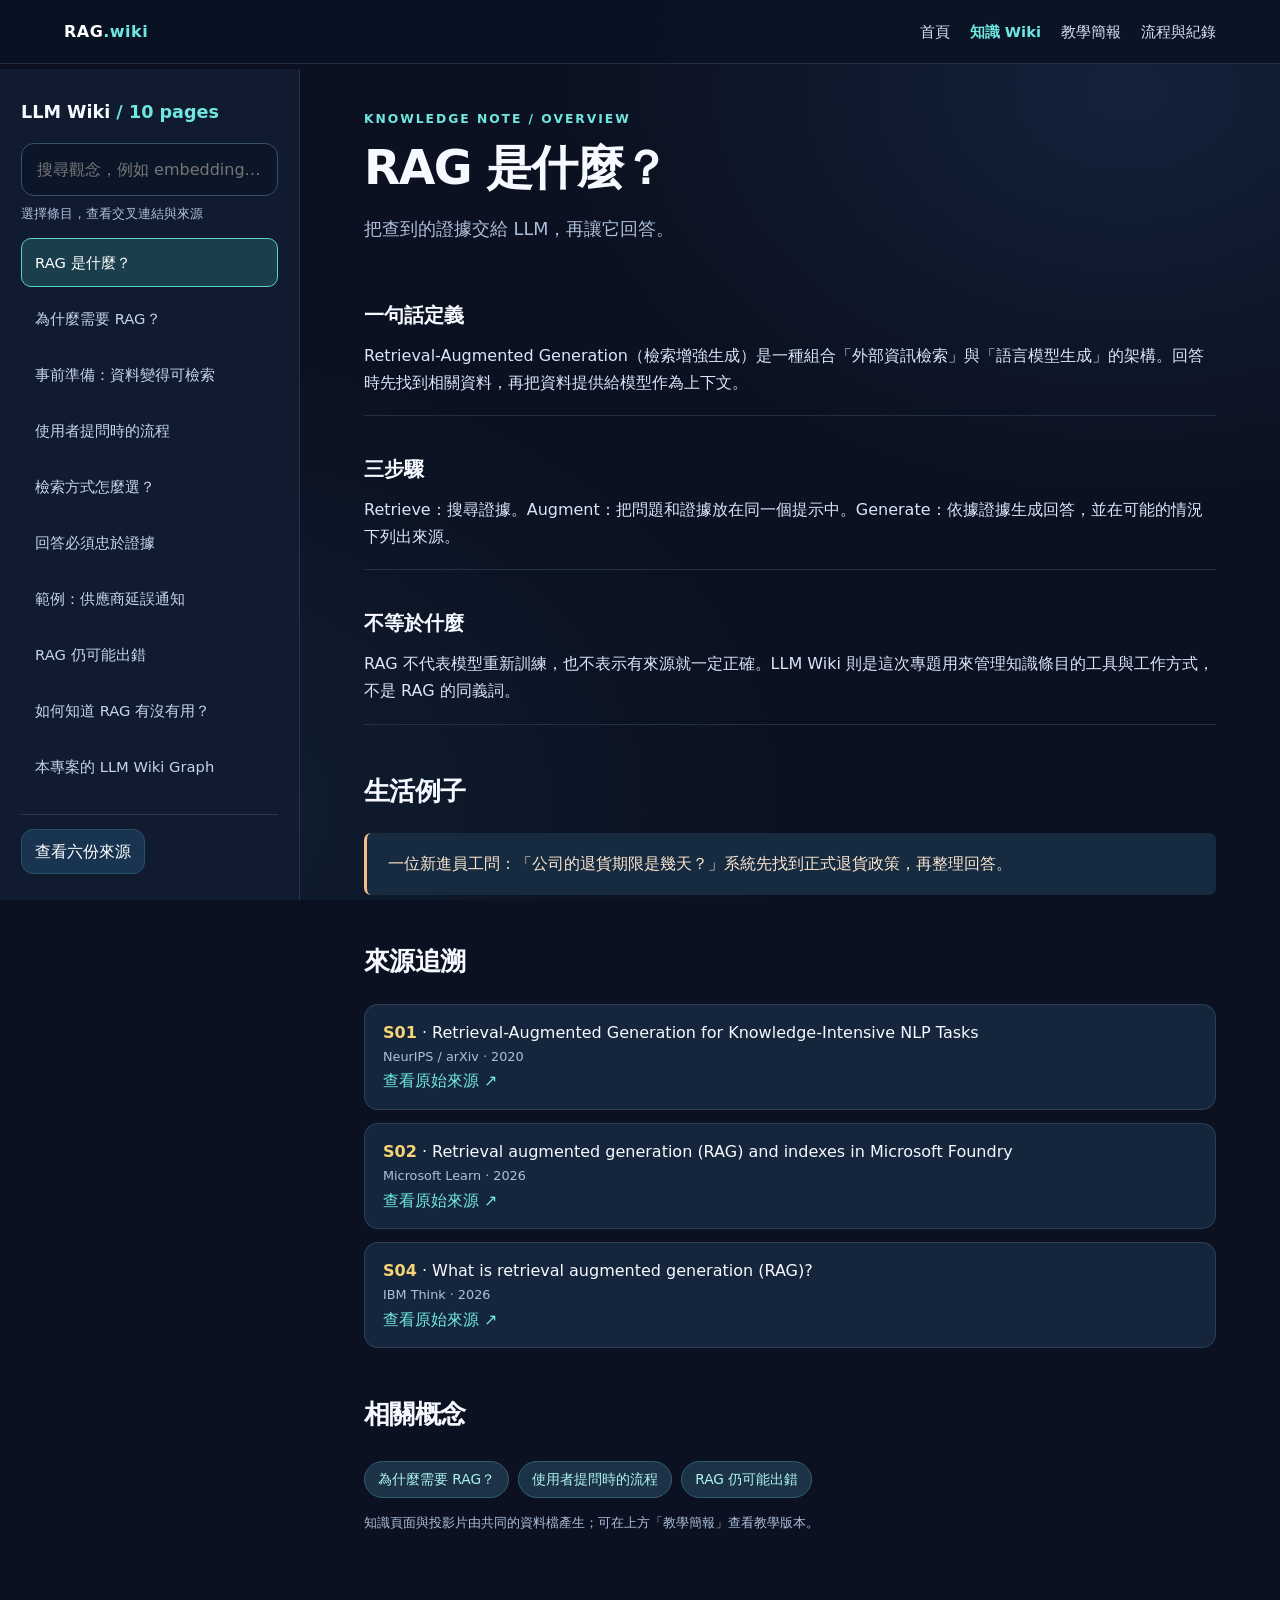
<file: wiki.html>
<!doctype html><html lang="zh-Hant"><head><meta charset="utf-8"><meta name="viewport" content="width=device-width,initial-scale=1"><title>LLM Wiki · RAG 入門</title><style>
:root{--bg:#0b1120;--bg2:#101a2f;--surface:#14223b;--surface2:#1a2b45;--line:rgba(170,206,245,.15);--text:#f6f9ff;--muted:#adbfda;--cyan:#6fe7e0;--peach:#f5ba86;--gold:#f6d576;--lav:#b2a7fa;--shadow:0 20px 50px rgba(0,0,0,.23)}
*{box-sizing:border-box}html{scroll-behavior:smooth}body{margin:0;color:var(--text);background:var(--bg);font-family:'DM Sans','Noto Sans TC',system-ui,sans-serif;line-height:1.7}a{color:var(--cyan);text-decoration:none}a:hover{text-decoration:underline}button,input{font:inherit}button{cursor:pointer}button:focus-visible,input:focus-visible,a:focus-visible{outline:3px solid var(--cyan);outline-offset:3px}
.bg-orb{position:fixed;inset:0;z-index:-1;pointer-events:none;background:radial-gradient(ellipse at 88% 10%,#22426e55 0%,transparent 35%),radial-gradient(ellipse at 10% 90%,#17354f66 0%,transparent 40%),var(--bg)}
header.global{display:flex;align-items:center;justify-content:space-between;gap:20px;padding:18px max(5vw,24px);border-bottom:1px solid var(--line);background:#0a1324d9;position:sticky;top:0;z-index:30;backdrop-filter:blur(18px)}.brand{font-weight:900;letter-spacing:.03em;color:white;white-space:nowrap}.brand span{color:var(--cyan)}nav{display:flex;gap:20px;align-items:center;flex-wrap:wrap}nav a{font-size:.92rem;color:#d4e3f5}nav a.active{color:var(--cyan);font-weight:800}
.eyebrow{color:var(--cyan);letter-spacing:.16em;text-transform:uppercase;font-weight:800;font-size:.77rem}.container{max-width:1140px;margin:0 auto;padding:60px 24px}.hero{padding:76px 0 24px}.hero h1{font-weight:900;font-size:clamp(2.5rem,6vw,5.3rem);line-height:1.13;letter-spacing:-.05em;margin:16px 0 20px}.hero h1 em{color:var(--cyan);font-style:normal}.hero p{max-width:730px;color:var(--muted);font-size:1.12rem}.pill{display:inline-block;border:1px solid #6fe7e05e;background:#6fe7e011;border-radius:100px;padding:7px 13px;color:var(--cyan);font-size:.78rem;font-weight:800;letter-spacing:.04em}.btn{display:inline-flex;align-items:center;justify-content:center;border-radius:14px;padding:14px 22px;font-weight:800;border:1px solid var(--line);gap:10px;color:white;background:var(--surface2);text-decoration:none!important;transition:transform .15s,background .15s}.btn:hover{transform:translateY(-3px);background:#273d60}.btn.primary{background:var(--cyan);border-color:var(--cyan);color:#102235}.btn.primary:hover{background:#b2fff9}.actions{display:flex;flex-wrap:wrap;gap:12px;margin-top:27px}.stats{display:grid;grid-template-columns:repeat(3,1fr);gap:14px;margin-top:45px}.stat{border:1px solid var(--line);background:#17243ac9;border-radius:18px;padding:21px}.stat strong{display:block;font-size:2.4rem;line-height:1.15}.stat small{display:block;color:var(--muted)}.section-title{font-size:1.65rem;margin:44px 0 20px;letter-spacing:-.025em}.feature-grid{display:grid;grid-template-columns:repeat(3,1fr);gap:16px}.feature{padding:26px;border-radius:22px;background:linear-gradient(160deg,#1c304b,#10203a);border:1px solid var(--line);min-height:204px}.feature .num{font-size:.85rem;color:var(--peach);font-weight:800}.feature h3{font-size:1.23rem;margin:12px 0}.feature p{color:var(--muted);font-size:.94rem;margin:0}.diagram{display:flex;align-items:center;gap:8px;flex-wrap:wrap;margin:22px 0}.node{background:var(--surface);padding:13px 16px;border-radius:13px;border:1px solid var(--line);font-weight:700}.arrow{color:var(--cyan);font-size:1.4rem;font-weight:800}.foot{padding:35px 24px;text-align:center;color:var(--muted);font-size:.83rem;border-top:1px solid var(--line)}
/* Wiki */
.wiki-shell{max-width:1480px;margin:auto;display:grid;grid-template-columns:minmax(240px,300px) minmax(0,1fr);min-height:calc(100vh - 66px)}.wiki-sidebar{padding:29px 21px;border-right:1px solid var(--line);position:sticky;top:69px;height:calc(100vh - 69px);overflow:auto;background:#101b30}.wiki-sidebar h2{font-size:1.1rem;margin-top:0}.search{width:100%;border:1px solid #38506c;padding:12px 15px;background:#0b1729;color:white;border-radius:13px;outline:none}.wiki-link{display:block;padding:11px 13px;color:#c5d5e9!important;border-radius:10px;margin-top:7px;border:1px solid transparent;font-size:.92rem}.wiki-link:hover{background:#1c2a44;text-decoration:none}.wiki-link.selected{background:#1b3e4d;border-color:#5cd2ca;color:white!important}.wiki-main{padding:45px clamp(25px,5vw,90px) 90px;min-width:0}.wiki-main h1{font-weight:900;font-size:clamp(2rem,3.7vw,3.6rem);line-height:1.2;letter-spacing:-.035em;margin:10px 0}.wiki-main .lead{font-size:1.1rem;color:var(--muted)}.wiki-main section{padding:19px 0;border-bottom:1px solid var(--line)}.wiki-main section h2{font-size:1.28rem;margin-bottom:9px}.wiki-main section p{margin:0;color:#d8e6f9}.related{margin-top:24px;display:flex;gap:9px;flex-wrap:wrap}.chip{background:#1c3347;border:1px solid #315d73;border-radius:30px;padding:6px 13px;font-size:.86rem;color:#adf4ec}.source-items{display:grid;gap:13px;margin:18px 0}.source-item{border:1px solid var(--line);background:#15263c;border-radius:14px;padding:14px 18px}.source-item strong{color:var(--gold)}.source-item .source-meta{color:var(--muted);font-size:.8rem}.source-item a{overflow-wrap:anywhere}.mini-tag{color:#b8ecf1;font-size:.76rem;font-weight:800;letter-spacing:.07em}.note{padding:17px 21px;background:#172b40;border-left:3px solid var(--peach);border-radius:7px;color:#fae5cf}.mini-help{font-size:.81rem;color:var(--muted);margin-top:7px}.sources-table{width:100%;border-collapse:collapse;margin-top:25px}.sources-table td,.sources-table th{padding:15px;border-bottom:1px solid var(--line);text-align:left;vertical-align:top}.sources-table th{color:var(--muted);font-size:.82rem}
/* Slides */
body.deck-body{overflow:hidden;background:#080f1e}.deck-top{display:flex;align-items:center;justify-content:space-between;position:fixed;z-index:100;top:0;left:0;right:0;padding:15px 26px;background:#080f1ce0;border-bottom:1px solid var(--line);backdrop-filter:blur(15px);gap:12px}.deck-top .meta{font-size:.78rem;color:var(--muted);white-space:nowrap}.deck-top nav a{font-size:.8rem}.deck-main{position:absolute;inset:65px 0 74px;display:flex;align-items:center;justify-content:center;padding:26px}.slide{position:relative;width:min(1250px,100%);height:100%;max-height:760px;aspect-ratio:16 / 9;background:linear-gradient(145deg,#172947,#101c31 65%,#0e1d32);border:1px solid #28415f;border-radius:25px;box-shadow:var(--shadow);overflow:auto;padding:clamp(28px,5vw,64px) clamp(26px,6vw,80px)}.slide:before{content:'';pointer-events:none;position:absolute;right:-50px;top:-120px;width:480px;height:450px;border-radius:50%;border:90px solid rgba(73,197,206,.04);transform:rotate(-15deg)}.slide>*{position:relative;z-index:1}.slide .kicker{font-size:.85rem;text-transform:uppercase;color:var(--cyan);font-weight:800;letter-spacing:.18em}.slide h1{font-size:clamp(2rem,4vw,4.5rem);letter-spacing:-.05em;line-height:1.14;margin:20px 0}.slide p.lead{font-size:clamp(1rem,1.7vw,1.4rem);color:#bfcee3;max-width:850px;line-height:1.8}.slide .content-grid{display:grid;grid-template-columns:1fr 1fr;gap:20px;margin:35px 0 22px}.slide .point{padding:22px;border-radius:17px;background:#1d3453a8;border:1px solid #385172;display:flex;gap:13px;align-items:flex-start;font-size:clamp(.94rem,1.6vw,1.2rem);line-height:1.6}.slide .point .marker{display:flex;flex:none;align-items:center;justify-content:center;width:29px;height:29px;border-radius:9px;background:#2c746f;color:#dafffa;font-size:.84rem;font-weight:900}.slide .point strong{color:var(--gold)}.slide .point:nth-child(2n) .marker{background:#73553b;color:#ffddb1}.slide .point:nth-child(3n) .marker{background:#544c8c;color:#e4dfff}.slide.cover h1{font-size:clamp(3rem,7vw,6.5rem);max-width:900px}.slide.cover .content-grid{grid-template-columns:repeat(3,1fr)}.slide.cover .point{font-size:1rem}.slide .trail{display:flex;gap:7px;align-items:center;flex-wrap:wrap;margin:29px 0}.slide .trail .step{background:#1a4361;padding:13px 19px;border-radius:12px;color:#d9f7fb;font-weight:800}.slide .trail .arr{color:var(--cyan);font-weight:900}.slide blockquote{border-left:4px solid var(--cyan);padding:17px 26px;margin:30px 0;background:#1c344b;border-radius:8px;font-size:1.1rem}.deck-bottom{position:fixed;z-index:100;left:0;right:0;bottom:0;display:flex;justify-content:space-between;align-items:center;gap:10px;padding:10px 26px;background:#080f1cf5;border-top:1px solid var(--line)}.deck-bottom .small-links{font-size:.77rem;color:var(--muted);overflow:hidden;text-overflow:ellipsis;white-space:nowrap}.deck-buttons{display:flex;align-items:center;gap:10px}.round{border-radius:12px;padding:8px 13px;background:#183450;border:1px solid #2b4e69;color:white}.round:hover{background:#29506c}.progress-track{height:3px;position:fixed;bottom:67px;background:#1c3450;left:0;right:0;z-index:99}.progress{height:100%;width:0;background:var(--cyan);transition:width .2s}.kbd{color:#8ea6c7;font-size:.75rem}.source-foot{display:flex;align-items:center;gap:11px;flex-wrap:wrap;margin-top:22px}.source-foot a{color:#aff4eb;border:1px solid #416b73;border-radius:9px;padding:4px 10px;font-size:.77rem;background:#153444}.deck-bottom a{text-decoration:none}.deck-index{width:64px;text-align:center;color:#c6d8ed;font-size:.83rem}.hint{font-size:.82rem;color:var(--muted);margin-top:14px}
@media(max-width:800px){header.global{padding:14px 17px}nav{gap:11px}.feature-grid{grid-template-columns:1fr}.stats{grid-template-columns:repeat(3,1fr)}.stat{padding:15px}.stat strong{font-size:1.65rem}.container{padding:34px 19px}.wiki-shell{display:block}.wiki-sidebar{position:static;height:auto;max-height:280px;overflow:auto;border-right:none;border-bottom:1px solid var(--line)}.wiki-main{padding:26px 20px 75px}.deck-top{padding:11px 15px}.deck-main{inset:58px 0 68px;padding:10px}.slide{aspect-ratio:auto;padding:24px 22px;border-radius:15px}.slide .content-grid{grid-template-columns:1fr;gap:9px;margin:19px 0}.slide .point{font-size:.96rem;padding:13px}.slide.cover .content-grid{grid-template-columns:1fr}.slide h1{font-size:2rem}.slide.cover h1{font-size:2.7rem}.slide p.lead{font-size:1rem}.deck-bottom{padding:9px 13px}.deck-bottom .small-links{max-width:40vw}.deck-top nav{gap:9px}.kbd{display:none}.progress-track{bottom:61px}}
@media(prefers-reduced-motion:reduce){*{transition:none!important;scroll-behavior:auto!important}}

</style></head><body><div class="bg-orb"></div><header class="global"><a class="brand" href="index.html">RAG<span>.wiki</span></a><nav><a href="index.html">首頁</a><a class="active" href="wiki.html">知識 Wiki</a><a href="slides.html">教學簡報</a><a href="workflow.html">流程與紀錄</a></nav></header><div class="wiki-shell"><aside class="wiki-sidebar"><h2>LLM Wiki <span style="color:var(--cyan)">/ 10 pages</span></h2><input id="search" class="search" aria-label="搜尋 Wiki 條目" placeholder="搜尋觀念，例如 embedding…"><p class="mini-help">選擇條目，查看交叉連結與來源</p><div id="navpages"></div><div style="border-top:1px solid var(--line);margin-top:23px;padding-top:14px"><button class="round" id="show-sources">查看六份來源</button></div></aside><main class="wiki-main" id="view" aria-live="polite"></main></div><script>const DATA={"title":"RAG 是什麼？讓 AI 查資料再回答","date":"2026-11-23","sources":[{"id":"S01","title":"Retrieval-Augmented Generation for Knowledge-Intensive NLP Tasks","author":"Lewis et al.","publisher":"NeurIPS / arXiv","year":2020,"url":"https://arxiv.org/abs/2005.11401","topic":"RAG 起源與基本架構","claims":["RAG 將預先訓練的生成模型與外部可檢索的知識結合。","外部知識可作為生成內容的依據，不必只依賴模型參數。","原論文探討檢索器與生成器的結合及知識密集型任務。"]},{"id":"S02","title":"Retrieval augmented generation (RAG) and indexes in Microsoft Foundry","author":"Microsoft","publisher":"Microsoft Learn","year":2026,"url":"https://learn.microsoft.com/en-us/azure/foundry/concepts/retrieval-augmented-generation","topic":"Retrieve–Augment–Generate、索引與搜尋方式","claims":["RAG 常可拆解為 retrieve、augment、generate 三階段。","索引可支援關鍵字、語意、向量或混合搜尋。","來源資料需要具有可追溯性與權限管控。"]},{"id":"S03","title":"Introducing Contextual Retrieval","author":"Anthropic","publisher":"Anthropic Research","year":2024,"url":"https://www.anthropic.com/research/contextual-retrieval","topic":"分塊語境、BM25、Embedding、重排序","claims":["被切成小段的文字可能失去原本的文件脈絡。","BM25 偏向字詞配對，語意向量搜尋可捕捉語意相近內容。","混合檢索與重排序是可評估的改進方向，並非每個資料集都必然有效。"]},{"id":"S04","title":"What is retrieval augmented generation (RAG)?","author":"IBM","publisher":"IBM Think","year":2026,"url":"https://www.ibm.com/think/topics/retrieval-augmented-generation","topic":"初學者概念、資料準備、限制與微調差異","claims":["RAG 可連接外部知識庫，提高特定領域回覆的相關性。","資料分塊太大或太小都可能降低檢索效果。","RAG 可降低幻覺風險，但無法保證生成完全正確。","RAG 的查資料與 Fine-tuning 的參數更新是不同方法。"]},{"id":"S05","title":"RAGAS: Automated Evaluation of Retrieval Augmented Generation","author":"Es et al.","publisher":"arXiv","year":2023,"url":"https://arxiv.org/abs/2309.15217","topic":"檢索與生成分開評估","claims":["RAG 品質至少要同時考慮檢索內容的相關性與回答是否忠於證據。","RAGAS 提供無需逐題人工標準答案的自動評估方向。","評估分數與具體定義需按實作與資料集解讀。"]},{"id":"S06","title":"Retrieval Augmented Generation options and architectures on AWS","author":"Amazon Web Services","publisher":"AWS Prescriptive Guidance","year":2026,"url":"https://docs.aws.amazon.com/prescriptive-guidance/latest/retrieval-augmented-generation-options/introduction.html","topic":"RAG 工程選擇與使用情境","claims":["RAG 可讓模型在回答前參考模型訓練來源以外的權威文件。","企業可選擇託管型或自行建置的 RAG 架構。","RAG 的設計需考量資料來源、更新與維運成本。"]}],"pages":[{"id":"overview","title":"RAG 是什麼？","subtitle":"把查到的證據交給 LLM，再讓它回答。","sections":[["一句話定義","Retrieval-Augmented Generation（檢索增強生成）是一種組合「外部資訊檢索」與「語言模型生成」的架構。回答時先找到相關資料，再把資料提供給模型作為上下文。"],["三步驟","Retrieve：搜尋證據。Augment：把問題和證據放在同一個提示中。Generate：依據證據生成回答，並在可能的情況下列出來源。"],["不等於什麼","RAG 不代表模型重新訓練，也不表示有來源就一定正確。LLM Wiki 則是這次專題用來管理知識條目的工具與工作方式，不是 RAG 的同義詞。"]],"sources":["S01","S02","S04"],"related":["motivation","pipeline","limitations"],"example":"一位新進員工問：「公司的退貨期限是幾天？」系統先找到正式退貨政策，再整理回答。","note":""},{"id":"motivation","title":"為什麼需要 RAG？","subtitle":"流暢的回答，不等於有根據的答案。","sections":[["LLM 常見限制","模型訓練時未必讀過私人文件、最近更新的規範或企業內部資料；即使未掌握來源，也可能生成看似合理的內容。"],["RAG 能改善的部分","讓回答以受控的外部文件為基礎，方便更新知識，也能提供可查證的出處。"],["仍需注意","若檢索找到錯誤或過期文件，或模型忽略證據，RAG 仍可能回答錯誤。"]],"sources":["S01","S04","S06"],"related":["overview","limitations"],"example":"假設退貨政策昨天從 14 天改成 7 天，模型即使會回答，也不應只靠舊記憶。","note":""},{"id":"preparation","title":"事前準備：資料變得可檢索","subtitle":"文件 → 清理 → 切段 → 索引。","sections":[["來源整理","確認文件可信、權限合法、版本清楚；原始資料需要保留可回查的連結或檔案名稱。"],["Chunking 分塊","把長文件切成可用的小段；太大會涵蓋不必要內容，太小可能失去主詞、時間或條件。"],["Embedding 與索引","可以把文字轉為向量並存入向量索引，也可以建立 BM25 類型的關鍵字索引；並非所有系統都必須兩者皆用。"]],"sources":["S02","S03","S04"],"related":["pipeline","retrieval"],"example":"「交貨延誤 5 天」若只留下「補償 3%」，就可能失去適用的合約條件。","note":""},{"id":"pipeline","title":"使用者提問時的流程","subtitle":"從問題到有出處的回答。","sections":[["Retrieve","把使用者問題用於查詢文件索引，找回最相關的多個段落。"],["Augment","組合使用者問題、取回的段落、來源識別碼，以及要求「找不到就說不知道」的提示規則。"],["Generate","由 LLM 產生精簡回答；回答後還需檢查是否有超出證據的主張。"]],"sources":["S01","S02","S06"],"related":["overview","preparation","generation"],"example":"Q：延誤 5 天如何處理？→ 找到對應訂單＋延誤政策 → 形成有來源的回覆。","note":""},{"id":"retrieval","title":"檢索方式怎麼選？","subtitle":"關鍵字、語意與混合搜尋。","sections":[["Keyword / BM25","優先搜尋字詞重合，尤其適合料號、代碼、法規條次等精確字串。"],["Embedding","利用向量距離／相似度找出語意相關的段落，即便使用者與文件的用字不同。"],["Hybrid 與 Rerank","可結合兩種結果，再以重排序挑選更相關內容；需要實測驗證效果，不能直接宣稱混合一定最好。"]],"sources":["S02","S03"],"related":["preparation","pipeline","evaluation"],"example":"搜尋「訂單 PO-784」時，字詞檢索有優勢；搜尋「晚到貨要怎麼辦」時，語意檢索可能更有幫助。","note":""},{"id":"generation","title":"回答必須忠於證據","subtitle":"生成不是把檢索段落隨意改寫。","sections":[["Grounding","每一個重要結論都應能指向文件中的支持段落，而不是把模型補充的猜測寫成政策。"],["Citation","保存來源 ID／URL 與頁面位置，讓讀者有能力核查；標上來源不代表已經驗證內容。"],["Abstention","若資料不足、資料互相衝突或缺少關鍵條件，應回答尚無足夠證據，並指出缺什麼。"]],"sources":["S01","S02","S04"],"related":["pipeline","limitations","evaluation"],"example":"政策只寫「可能評估補償」時，不可回答「公司一定賠償 3%」。","note":""},{"id":"example","title":"範例：供應商延誤通知","subtitle":"情境為教學虛構，非真實公司規定。","sections":[["使用者問題","「供應商通知這批零件要晚 5 天到，接下來應該怎麼做？」"],["虛構文件 A","訂單 PO-784：原訂交期 12/10；供應商通知改為 12/15。"],["虛構文件 B","物流政策 P-04：延誤超過 3 天應通知採購主管，並向供應商確認更新交期。"],["示範回答","「PO-784 預計晚 5 天，依 P-04 應通知採購主管，並確認新交期 12/15。」需附上 A、B 來源。"]],"sources":["S02","S04","S06"],"related":["pipeline","generation","limitations"],"example":"這裡用假設文件示範流程，不是說明所有企業必須如此處理。","note":""},{"id":"limitations","title":"RAG 仍可能出錯","subtitle":"錯誤往往不是只有 LLM 的問題。","sections":[["資料層","原始文件過期、權限錯誤、段落切分破壞前後文。"],["檢索層","正確段落未出現在 Top-K，或相似度高但不符合問題限制條件。"],["生成層","模型忽略來源、自行推斷數字，或附上與敘述無關的引文。"],["修正策略","優先修正來源與檢索品質，再改善提示語；把缺少證據的題目交由人工確認。"]],"sources":["S03","S04","S05"],"related":["motivation","retrieval","evaluation"],"example":"把「延誤超過 3 天」錯切為「延誤」與「超過 3 天」兩段，可能導致檢索失真。","note":""},{"id":"evaluation","title":"如何知道 RAG 有沒有用？","subtitle":"分開評估檢索與回答。","sections":[["Retrieval check","測試問題的正確證據是否進入 Top-K（例如 Hit@3、Recall@K）。"],["Groundedness check","逐項檢查回答是否有足夠引用支持，不能只看句子是否通順。"],["教學專案檢查","本作品另檢查 6 筆來源、Wiki 頁面引用、投影片對應、連結完整性；這是結構檢查，不代表模型回答的實證準確率。"]],"sources":["S05","S02","S03"],"related":["retrieval","generation","limitations"],"example":"假設 10 題有 8 題在前三筆找到正確段落，Hit@3 = 80%；仍須檢查回答有沒有正確使用它。","note":""},{"id":"workflow","title":"本專案的 LLM Wiki Graph","subtitle":"這是製作流程的知識管理循環，並非 RAG 推論圖。","sections":[["Source layer","整理 6 篇可靠資料的來源 URL、重點摘要與時間資訊；保存原始來源識別碼。"],["Wiki layer","先討論教學對象與大綱，再由 LLM 將來源重點整理成互相連結的 Markdown 知識頁。"],["Schema + Lint layer","定義來源欄位與引用規則，檢查漏引、壞連結與簡報對應；有問題回到資料與 Wiki 修正。"],["Presentation layer","從相同的 Wiki 知識資料產生教學 HTML 簡報，附各頁 Wiki 與來源回鏈。"]],"sources":["S02","S05","S06"],"related":["overview","evaluation"],"example":"設計原則：先確保來源可追溯，再把知識轉成適合初學者理解的投影片。","note":""}],"slides":[{"id":"intro","kicker":"RAG / INTRO","title":"別讓 AI 靠猜的回答","lead":"RAG 是什麼？讓語言模型先查資料、再回答。","type":"cover","points":["零基礎也能理解","由 6 篇來源整理的 LLM Wiki","從概念、流程到風險與評估"],"wiki":["overview"],"sources":["S01","S02"]},{"id":"goals","kicker":"01 · 學習目標","title":"今天學會 3 件事","lead":"不用寫程式，也能讀懂 RAG 的邏輯。","type":"three","points":["為什麼 LLM 需要外部知識","RAG 的 Retrieve → Augment → Generate","怎麼確認回答有來源、值得相信"],"wiki":["overview","motivation","evaluation"],"sources":["S02","S04","S05"]},{"id":"problem","kicker":"02 · 遇到的問題","title":"AI 說得順，不一定說得對","lead":"不知道最新資訊或內部政策時，LLM 仍可能生成看似合理的回答。","type":"contrast","points":["問題：「我們公司最新退貨期限是幾天？」","沒有資料：模型可能依照一般印象作答","有 RAG：先找到當前正式政策，再回答"],"wiki":["motivation"],"sources":["S01","S04","S06"]},{"id":"analogy","kicker":"03 · 一句話理解","title":"RAG = 開卷考試","lead":"模型不是把書全部重新背下來，而是先翻到相關頁面。","type":"analogy","points":["LLM：擅長解釋與整理","Retriever：負責找出可能相關的證據","Source：需要能被核對的原始資料"],"wiki":["overview"],"sources":["S01","S04"]},{"id":"offline","kicker":"04 · 準備階段","title":"先把資料整理成可搜尋的知識","lead":"建 RAG 不是直接把一整本 PDF 塞進模型。","type":"pipeline","points":["收集文件與版本","將長文分成 Chunks","建立關鍵字或向量索引","保留來源 ID、URL 與適用條件"],"wiki":["preparation"],"sources":["S02","S03","S04"]},{"id":"online","kicker":"05 · 回答階段","title":"Retrieve → Augment → Generate","lead":"每一次提問，都先搜尋資料，再讓模型生成回覆。","type":"process","points":["Retrieve：找相關段落","Augment：組成「問題＋證據」的提示","Generate：依據證據回答並附來源"],"wiki":["pipeline","generation"],"sources":["S01","S02"]},{"id":"search","kicker":"06 · 找資料的方式","title":"精確字詞 vs. 相近意思","lead":"兩種檢索各擅勝場；混合搜尋是否更好需要驗證。","type":"search","points":["BM25：找「PO-784」這種精確代碼","Embedding：理解「晚到貨」與「交期延誤」相關","Hybrid + Rerank：合併結果並重新排序"],"wiki":["retrieval"],"sources":["S02","S03"]},{"id":"case","kicker":"07 · 虛構教學案例","title":"供應商延誤 5 天，怎麼辦？","lead":"以下 A、B 文件為教學虛構，不是任何真實公司的政策。","type":"case","points":["文件 A：PO-784 交期由 12/10 改為 12/15","文件 B：P-04 規定延誤超過 3 天須通知採購主管","生成：通知主管、確認新交期，並引用 A、B"],"wiki":["example","generation"],"sources":["S02","S04"]},{"id":"citations","kicker":"08 · 何謂有依據","title":"好的回答會說「根據哪份文件」","lead":"不只給一個答案，也要讓人找得到依據。","type":"citation","points":["結論：PO-784 預計延誤 5 天","依據 A：訂單交期變更","依據 B：P-04 延誤處理條款","資料不足時，應清楚說明未知事項"],"wiki":["generation","example"],"sources":["S02","S04"]},{"id":"risk","kicker":"09 · RAG 的限制","title":"有查資料，不代表不會錯","lead":"錯誤可以發生在來源、檢索，也可以發生在生成。","type":"three","points":["Source：文件過期、條件不完整","Retrieve：找不到真正關鍵段落","Generate：模型擅自補上未提供的數字"],"wiki":["limitations"],"sources":["S03","S04","S05"]},{"id":"metrics","kicker":"10 · 如何評估","title":"分成「找對」和「說對」","lead":"檢索品質與答案忠實度是兩種不同的檢查。","type":"metrics","points":["Hit@3：前三筆檢索是否找得到對的證據","Groundedness：回答是否被取回證據支持","人工審查：引用有沒有對到實際條款"],"wiki":["evaluation"],"sources":["S05","S02"]},{"id":"recap","kicker":"11 · 你會了嗎？","title":"把 RAG 記成一個循環","lead":"先查證，再回答；答完還要驗證。","type":"recap","points":["問題 → 檢索 → 補充上下文 → 生成","沒有證據就標記不知道","問題要回頭檢查資料與檢索，而非只重寫答案"],"wiki":["overview","evaluation","limitations"],"sources":["S02","S04","S05"]},{"id":"assignment","kicker":"附錄 A · 製作方法","title":"這份簡報如何從 LLM Wiki 產生？","lead":"六篇來源逐份整理 → Wiki 頁面 → 檢查 → HTML。","type":"workflow","points":["先討論受眾、題綱及要教的概念","逐份 ingest 6 篇來源的整理紀錄","更新具 crosslinks 與來源 lineage 的 Wiki","先 lint，再產生可瀏覽的 HTML 簡報"],"wiki":["workflow"],"sources":["S02","S05","S06"]},{"id":"reflection","kicker":"附錄 B · 修改 Graph","title":"最容易出錯的是「引用對應」","lead":"把來源檢查提前到 HTML 產生之前。","type":"reflection","points":["舊流程：生成 HTML → 才發現投影片漏引","新流程：檢查來源與 Wiki 對應 → 才生成 HTML","失敗就回到 Wiki／投影片草稿修正，再跑 lint"],"wiki":["workflow","evaluation"],"sources":["S02","S05"]},{"id":"sources","kicker":"附錄 C · 知識來源","title":"6 篇資料，逐頁可追溯","lead":"從投影片下方可返回 Wiki 及原始來源。","type":"sources","points":["S01 RAG 原始論文（Lewis et al.）","S02 Microsoft Foundry 文件","S03 Anthropic Contextual Retrieval","S04 IBM RAG 入門","S05 RAGAS 評估論文","S06 AWS 架構指南"],"wiki":["workflow","overview","evaluation"],"sources":["S01","S02","S03","S04","S05","S06"]}]};const pages=DATA.pages,sources=DATA.sources;const $=s=>document.querySelector(s);const clean=s=>String(s).replace(/[&<>"']/g,c=>({'&':'&amp;','<':'&lt;','>':'&gt;','"':'&quot;',"'":'&#39;'}[c]));let selected='overview';const byPage=id=>pages.find(p=>p.id===id);const bySource=id=>sources.find(s=>s.id===id);
function sidebar(q=''){const x=q.trim().toLowerCase();$('#navpages').innerHTML=pages.filter(p=>(p.title+' '+p.subtitle+' '+p.sections.flat().join(' ')).toLowerCase().includes(x)).map(p=>`<a class="wiki-link ${p.id===selected?'selected':''}" href="#${p.id}" data-page="${p.id}">${clean(p.title)}</a>`).join('')||'<p style="color:#adc1da">查無符合條目</p>'}
function page(id){const p=byPage(id)||pages[0];selected=p.id;history.replaceState(null,'','#'+selected);$('#view').innerHTML=`<div class="eyebrow">KNOWLEDGE NOTE / ${clean(selected.toUpperCase())}</div><h1>${clean(p.title)}</h1><p class="lead">${clean(p.subtitle)}</p>${p.sections.map(s=>`<section><h2>${clean(s[0])}</h2><p>${clean(s[1])}</p></section>`).join('')}${p.example?`<h2 class="section-title">生活例子</h2><div class="note">${clean(p.example)}</div>`:''}${p.note?`<p>${clean(p.note)}</p>`:''}<h2 class="section-title">來源追溯</h2><div class="source-items">${p.sources.map(id=>{let s=bySource(id);return `<div class="source-item"><strong>${id}</strong> · ${clean(s.title)}<div class="source-meta">${clean(s.publisher)} · ${s.year}</div><a href="${s.url}" target="_blank" rel="noopener noreferrer">查看原始來源 ↗</a></div>`}).join('')}</div><h2 class="section-title">相關概念</h2><div class="related">${p.related.map(id=>{let t=byPage(id);return `<a class="chip" href="#${id}" data-page="${id}">${clean(t.title)}</a>`}).join('')}</div><p class="hint">知識頁面與投影片由共同的資料檔產生；可在上方「教學簡報」查看教學版本。</p>`;sidebar($('#search').value)}
function listSources(){selected='';$('#view').innerHTML=`<div class="eyebrow">RAW SOURCE LAYER</div><h1>6 篇來源與 ingest 筆記</h1><p class="lead">以下保留六篇文獻的明確連結與其用途。raw/ 中存放根據這些資料整理的重點筆記，非原文全文。</p><div class="source-items">${sources.map(s=>`<div class="source-item"><strong>${s.id} · ${clean(s.title)}</strong><div class="source-meta">${clean(s.publisher)} / ${s.year}</div><p>${clean(s.topic)}</p><a href="${s.url}" target="_blank" rel="noopener noreferrer">原始文件 ↗</a></div>`).join('')}</div>`;sidebar($('#search').value)}
$('#search').addEventListener('input',e=>sidebar(e.target.value));document.addEventListener('click',e=>{const a=e.target.closest('[data-page]');if(a){e.preventDefault();page(a.dataset.page)}});$('#show-sources').onclick=listSources;window.addEventListener('hashchange',()=>page(location.hash.slice(1)));page(location.hash.slice(1)||'overview');</script></body></html>
</file>
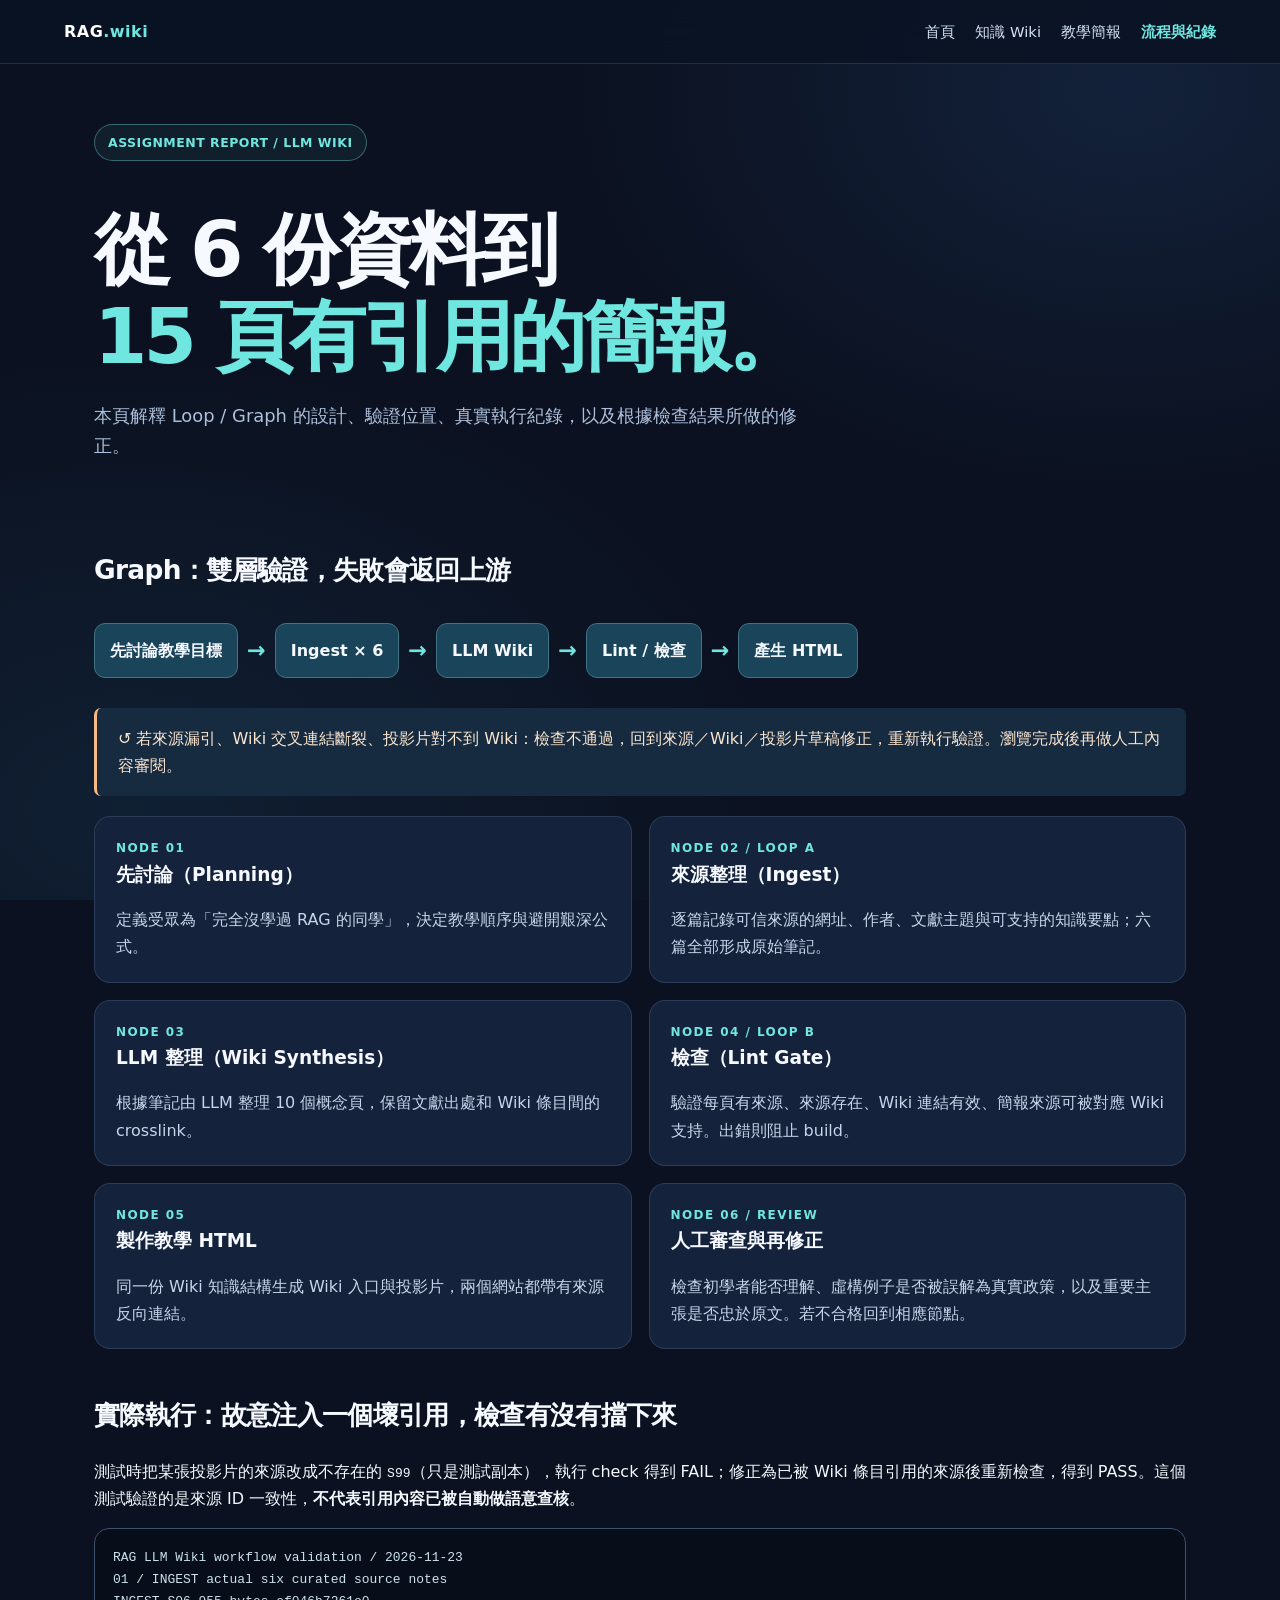
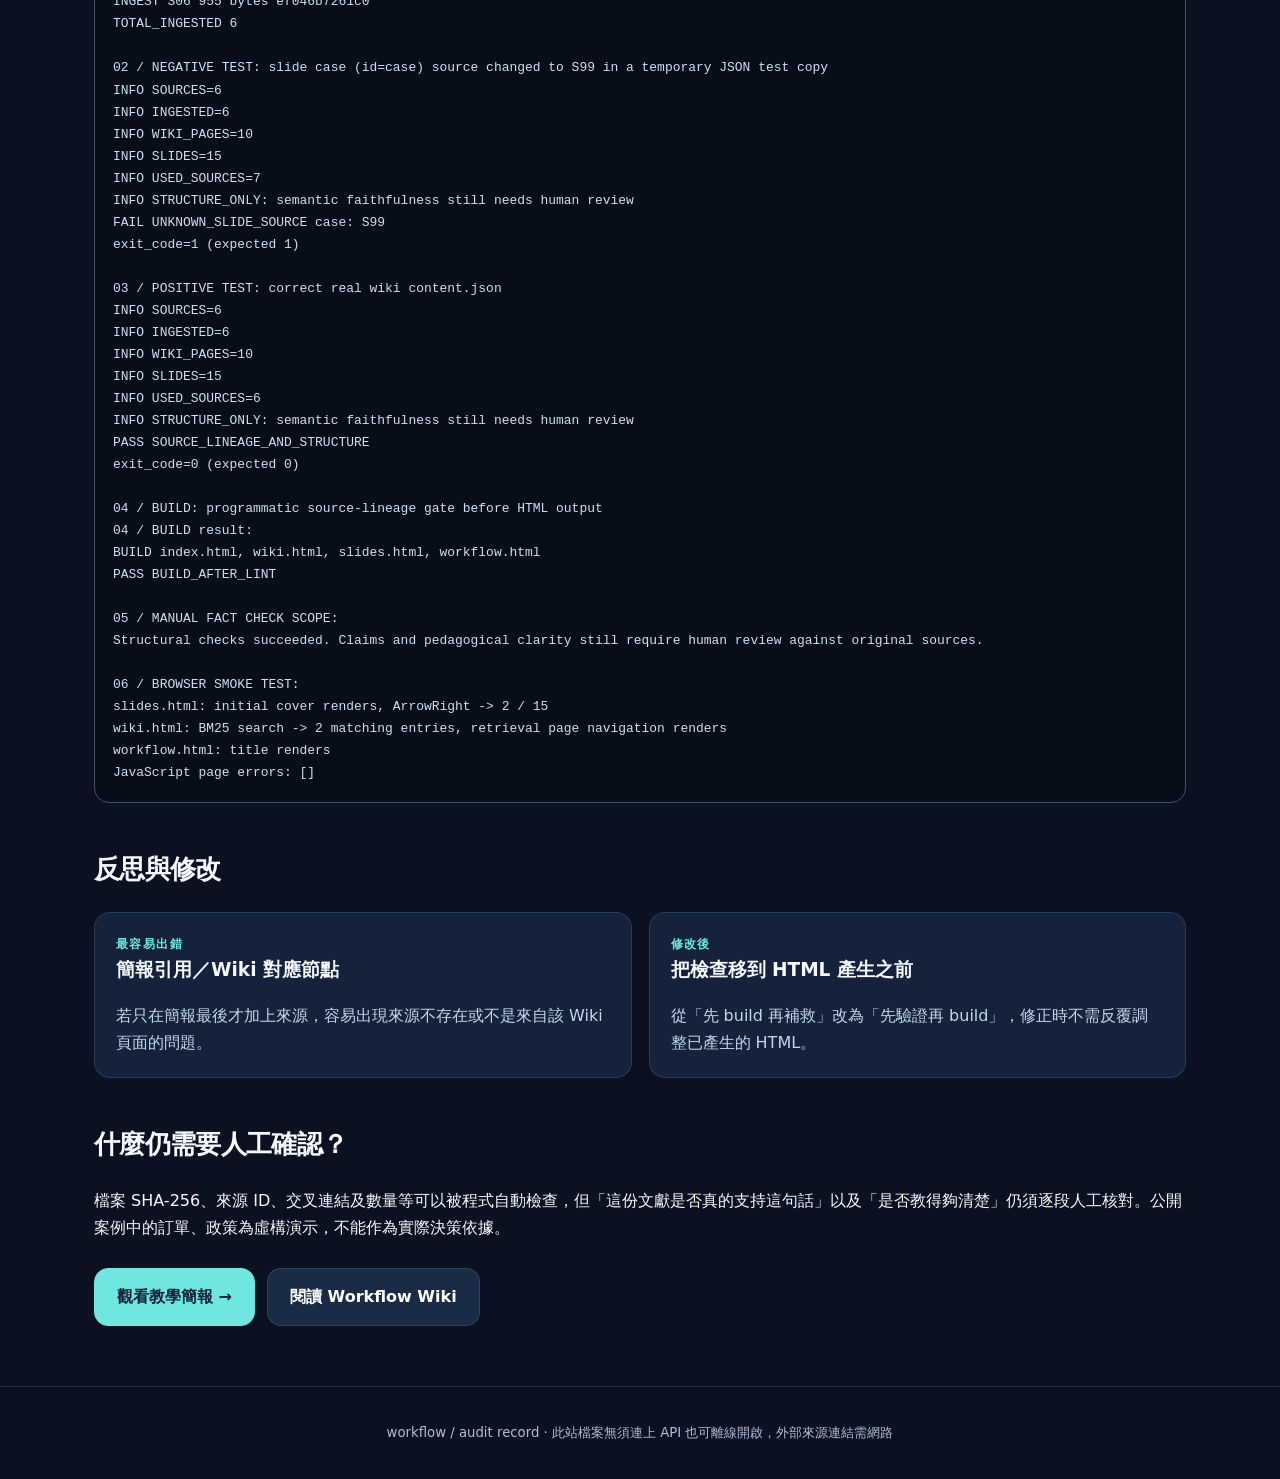
<file: workflow.html>
<!doctype html><html lang="zh-Hant"><head><meta charset="utf-8"><meta name="viewport" content="width=device-width,initial-scale=1"><title>Loop / Graph · RAG Wiki 作業紀錄</title><style>
:root{--bg:#0b1120;--bg2:#101a2f;--surface:#14223b;--surface2:#1a2b45;--line:rgba(170,206,245,.15);--text:#f6f9ff;--muted:#adbfda;--cyan:#6fe7e0;--peach:#f5ba86;--gold:#f6d576;--lav:#b2a7fa;--shadow:0 20px 50px rgba(0,0,0,.23)}
*{box-sizing:border-box}html{scroll-behavior:smooth}body{margin:0;color:var(--text);background:var(--bg);font-family:'DM Sans','Noto Sans TC',system-ui,sans-serif;line-height:1.7}a{color:var(--cyan);text-decoration:none}a:hover{text-decoration:underline}button,input{font:inherit}button{cursor:pointer}button:focus-visible,input:focus-visible,a:focus-visible{outline:3px solid var(--cyan);outline-offset:3px}
.bg-orb{position:fixed;inset:0;z-index:-1;pointer-events:none;background:radial-gradient(ellipse at 88% 10%,#22426e55 0%,transparent 35%),radial-gradient(ellipse at 10% 90%,#17354f66 0%,transparent 40%),var(--bg)}
header.global{display:flex;align-items:center;justify-content:space-between;gap:20px;padding:18px max(5vw,24px);border-bottom:1px solid var(--line);background:#0a1324d9;position:sticky;top:0;z-index:30;backdrop-filter:blur(18px)}.brand{font-weight:900;letter-spacing:.03em;color:white;white-space:nowrap}.brand span{color:var(--cyan)}nav{display:flex;gap:20px;align-items:center;flex-wrap:wrap}nav a{font-size:.92rem;color:#d4e3f5}nav a.active{color:var(--cyan);font-weight:800}
.eyebrow{color:var(--cyan);letter-spacing:.16em;text-transform:uppercase;font-weight:800;font-size:.77rem}.container{max-width:1140px;margin:0 auto;padding:60px 24px}.hero{padding:76px 0 24px}.hero h1{font-weight:900;font-size:clamp(2.5rem,6vw,5.3rem);line-height:1.13;letter-spacing:-.05em;margin:16px 0 20px}.hero h1 em{color:var(--cyan);font-style:normal}.hero p{max-width:730px;color:var(--muted);font-size:1.12rem}.pill{display:inline-block;border:1px solid #6fe7e05e;background:#6fe7e011;border-radius:100px;padding:7px 13px;color:var(--cyan);font-size:.78rem;font-weight:800;letter-spacing:.04em}.btn{display:inline-flex;align-items:center;justify-content:center;border-radius:14px;padding:14px 22px;font-weight:800;border:1px solid var(--line);gap:10px;color:white;background:var(--surface2);text-decoration:none!important;transition:transform .15s,background .15s}.btn:hover{transform:translateY(-3px);background:#273d60}.btn.primary{background:var(--cyan);border-color:var(--cyan);color:#102235}.btn.primary:hover{background:#b2fff9}.actions{display:flex;flex-wrap:wrap;gap:12px;margin-top:27px}.stats{display:grid;grid-template-columns:repeat(3,1fr);gap:14px;margin-top:45px}.stat{border:1px solid var(--line);background:#17243ac9;border-radius:18px;padding:21px}.stat strong{display:block;font-size:2.4rem;line-height:1.15}.stat small{display:block;color:var(--muted)}.section-title{font-size:1.65rem;margin:44px 0 20px;letter-spacing:-.025em}.feature-grid{display:grid;grid-template-columns:repeat(3,1fr);gap:16px}.feature{padding:26px;border-radius:22px;background:linear-gradient(160deg,#1c304b,#10203a);border:1px solid var(--line);min-height:204px}.feature .num{font-size:.85rem;color:var(--peach);font-weight:800}.feature h3{font-size:1.23rem;margin:12px 0}.feature p{color:var(--muted);font-size:.94rem;margin:0}.diagram{display:flex;align-items:center;gap:8px;flex-wrap:wrap;margin:22px 0}.node{background:var(--surface);padding:13px 16px;border-radius:13px;border:1px solid var(--line);font-weight:700}.arrow{color:var(--cyan);font-size:1.4rem;font-weight:800}.foot{padding:35px 24px;text-align:center;color:var(--muted);font-size:.83rem;border-top:1px solid var(--line)}
/* Wiki */
.wiki-shell{max-width:1480px;margin:auto;display:grid;grid-template-columns:minmax(240px,300px) minmax(0,1fr);min-height:calc(100vh - 66px)}.wiki-sidebar{padding:29px 21px;border-right:1px solid var(--line);position:sticky;top:69px;height:calc(100vh - 69px);overflow:auto;background:#101b30}.wiki-sidebar h2{font-size:1.1rem;margin-top:0}.search{width:100%;border:1px solid #38506c;padding:12px 15px;background:#0b1729;color:white;border-radius:13px;outline:none}.wiki-link{display:block;padding:11px 13px;color:#c5d5e9!important;border-radius:10px;margin-top:7px;border:1px solid transparent;font-size:.92rem}.wiki-link:hover{background:#1c2a44;text-decoration:none}.wiki-link.selected{background:#1b3e4d;border-color:#5cd2ca;color:white!important}.wiki-main{padding:45px clamp(25px,5vw,90px) 90px;min-width:0}.wiki-main h1{font-weight:900;font-size:clamp(2rem,3.7vw,3.6rem);line-height:1.2;letter-spacing:-.035em;margin:10px 0}.wiki-main .lead{font-size:1.1rem;color:var(--muted)}.wiki-main section{padding:19px 0;border-bottom:1px solid var(--line)}.wiki-main section h2{font-size:1.28rem;margin-bottom:9px}.wiki-main section p{margin:0;color:#d8e6f9}.related{margin-top:24px;display:flex;gap:9px;flex-wrap:wrap}.chip{background:#1c3347;border:1px solid #315d73;border-radius:30px;padding:6px 13px;font-size:.86rem;color:#adf4ec}.source-items{display:grid;gap:13px;margin:18px 0}.source-item{border:1px solid var(--line);background:#15263c;border-radius:14px;padding:14px 18px}.source-item strong{color:var(--gold)}.source-item .source-meta{color:var(--muted);font-size:.8rem}.source-item a{overflow-wrap:anywhere}.mini-tag{color:#b8ecf1;font-size:.76rem;font-weight:800;letter-spacing:.07em}.note{padding:17px 21px;background:#172b40;border-left:3px solid var(--peach);border-radius:7px;color:#fae5cf}.mini-help{font-size:.81rem;color:var(--muted);margin-top:7px}.sources-table{width:100%;border-collapse:collapse;margin-top:25px}.sources-table td,.sources-table th{padding:15px;border-bottom:1px solid var(--line);text-align:left;vertical-align:top}.sources-table th{color:var(--muted);font-size:.82rem}
/* Slides */
body.deck-body{overflow:hidden;background:#080f1e}.deck-top{display:flex;align-items:center;justify-content:space-between;position:fixed;z-index:100;top:0;left:0;right:0;padding:15px 26px;background:#080f1ce0;border-bottom:1px solid var(--line);backdrop-filter:blur(15px);gap:12px}.deck-top .meta{font-size:.78rem;color:var(--muted);white-space:nowrap}.deck-top nav a{font-size:.8rem}.deck-main{position:absolute;inset:65px 0 74px;display:flex;align-items:center;justify-content:center;padding:26px}.slide{position:relative;width:min(1250px,100%);height:100%;max-height:760px;aspect-ratio:16 / 9;background:linear-gradient(145deg,#172947,#101c31 65%,#0e1d32);border:1px solid #28415f;border-radius:25px;box-shadow:var(--shadow);overflow:auto;padding:clamp(28px,5vw,64px) clamp(26px,6vw,80px)}.slide:before{content:'';pointer-events:none;position:absolute;right:-50px;top:-120px;width:480px;height:450px;border-radius:50%;border:90px solid rgba(73,197,206,.04);transform:rotate(-15deg)}.slide>*{position:relative;z-index:1}.slide .kicker{font-size:.85rem;text-transform:uppercase;color:var(--cyan);font-weight:800;letter-spacing:.18em}.slide h1{font-size:clamp(2rem,4vw,4.5rem);letter-spacing:-.05em;line-height:1.14;margin:20px 0}.slide p.lead{font-size:clamp(1rem,1.7vw,1.4rem);color:#bfcee3;max-width:850px;line-height:1.8}.slide .content-grid{display:grid;grid-template-columns:1fr 1fr;gap:20px;margin:35px 0 22px}.slide .point{padding:22px;border-radius:17px;background:#1d3453a8;border:1px solid #385172;display:flex;gap:13px;align-items:flex-start;font-size:clamp(.94rem,1.6vw,1.2rem);line-height:1.6}.slide .point .marker{display:flex;flex:none;align-items:center;justify-content:center;width:29px;height:29px;border-radius:9px;background:#2c746f;color:#dafffa;font-size:.84rem;font-weight:900}.slide .point strong{color:var(--gold)}.slide .point:nth-child(2n) .marker{background:#73553b;color:#ffddb1}.slide .point:nth-child(3n) .marker{background:#544c8c;color:#e4dfff}.slide.cover h1{font-size:clamp(3rem,7vw,6.5rem);max-width:900px}.slide.cover .content-grid{grid-template-columns:repeat(3,1fr)}.slide.cover .point{font-size:1rem}.slide .trail{display:flex;gap:7px;align-items:center;flex-wrap:wrap;margin:29px 0}.slide .trail .step{background:#1a4361;padding:13px 19px;border-radius:12px;color:#d9f7fb;font-weight:800}.slide .trail .arr{color:var(--cyan);font-weight:900}.slide blockquote{border-left:4px solid var(--cyan);padding:17px 26px;margin:30px 0;background:#1c344b;border-radius:8px;font-size:1.1rem}.deck-bottom{position:fixed;z-index:100;left:0;right:0;bottom:0;display:flex;justify-content:space-between;align-items:center;gap:10px;padding:10px 26px;background:#080f1cf5;border-top:1px solid var(--line)}.deck-bottom .small-links{font-size:.77rem;color:var(--muted);overflow:hidden;text-overflow:ellipsis;white-space:nowrap}.deck-buttons{display:flex;align-items:center;gap:10px}.round{border-radius:12px;padding:8px 13px;background:#183450;border:1px solid #2b4e69;color:white}.round:hover{background:#29506c}.progress-track{height:3px;position:fixed;bottom:67px;background:#1c3450;left:0;right:0;z-index:99}.progress{height:100%;width:0;background:var(--cyan);transition:width .2s}.kbd{color:#8ea6c7;font-size:.75rem}.source-foot{display:flex;align-items:center;gap:11px;flex-wrap:wrap;margin-top:22px}.source-foot a{color:#aff4eb;border:1px solid #416b73;border-radius:9px;padding:4px 10px;font-size:.77rem;background:#153444}.deck-bottom a{text-decoration:none}.deck-index{width:64px;text-align:center;color:#c6d8ed;font-size:.83rem}.hint{font-size:.82rem;color:var(--muted);margin-top:14px}
@media(max-width:800px){header.global{padding:14px 17px}nav{gap:11px}.feature-grid{grid-template-columns:1fr}.stats{grid-template-columns:repeat(3,1fr)}.stat{padding:15px}.stat strong{font-size:1.65rem}.container{padding:34px 19px}.wiki-shell{display:block}.wiki-sidebar{position:static;height:auto;max-height:280px;overflow:auto;border-right:none;border-bottom:1px solid var(--line)}.wiki-main{padding:26px 20px 75px}.deck-top{padding:11px 15px}.deck-main{inset:58px 0 68px;padding:10px}.slide{aspect-ratio:auto;padding:24px 22px;border-radius:15px}.slide .content-grid{grid-template-columns:1fr;gap:9px;margin:19px 0}.slide .point{font-size:.96rem;padding:13px}.slide.cover .content-grid{grid-template-columns:1fr}.slide h1{font-size:2rem}.slide.cover h1{font-size:2.7rem}.slide p.lead{font-size:1rem}.deck-bottom{padding:9px 13px}.deck-bottom .small-links{max-width:40vw}.deck-top nav{gap:9px}.kbd{display:none}.progress-track{bottom:61px}}
@media(prefers-reduced-motion:reduce){*{transition:none!important;scroll-behavior:auto!important}}

</style><style>.flowwrap{display:grid;grid-template-columns:1fr 1fr;gap:17px}.step-card{border:1px solid var(--line);border-radius:16px;background:var(--surface);padding:21px}.step-card strong{font-size:1.16rem}.step-card p{color:#c6d6ea;margin-bottom:0}.tag{font-size:.75rem;color:var(--cyan);font-weight:900;letter-spacing:.12em}.audit{white-space:pre-wrap;overflow:auto;background:#080e19;border:1px solid #3c526c;border-radius:15px;padding:18px;color:#cce2ec;font-size:.81rem}.path{display:flex;gap:9px;align-items:center;flex-wrap:wrap;margin:30px 0}.path span:not(.arrow){padding:13px 15px;background:#19445a;border:1px solid #417483;border-radius:11px;font-weight:800}@media(max-width:700px){.flowwrap{grid-template-columns:1fr}}</style></head><body><div class="bg-orb"></div><header class="global"><a class="brand" href="index.html">RAG<span>.wiki</span></a><nav><a href="index.html">首頁</a><a href="wiki.html">知識 Wiki</a><a href="slides.html">教學簡報</a><a class="active" href="workflow.html">流程與紀錄</a></nav></header><main class="container"><span class="pill">ASSIGNMENT REPORT / LLM WIKI</span><div class="hero" style="padding-top:30px"><h1>從 6 份資料到<br><em>15 頁有引用的簡報。</em></h1><p>本頁解釋 Loop / Graph 的設計、驗證位置、真實執行紀錄，以及根據檢查結果所做的修正。</p></div><h2 class="section-title">Graph：雙層驗證，失敗會返回上游</h2><div class="path"><span>先討論教學目標</span><b class="arrow">→</b><span>Ingest × 6</span><b class="arrow">→</b><span>LLM Wiki</span><b class="arrow">→</b><span>Lint / 檢查</span><b class="arrow">→</b><span>產生 HTML</span></div><div class="note">↺ 若來源漏引、Wiki 交叉連結斷裂、投影片對不到 Wiki：檢查不通過，回到來源／Wiki／投影片草稿修正，重新執行驗證。瀏覽完成後再做人工內容審閱。</div><div class="flowwrap" style="margin-top:20px"><div class="step-card"><div class="tag">NODE 01</div><strong>先討論（Planning）</strong><p>定義受眾為「完全沒學過 RAG 的同學」，決定教學順序與避開艱深公式。</p></div><div class="step-card"><div class="tag">NODE 02 / LOOP A</div><strong>來源整理（Ingest）</strong><p>逐篇記錄可信來源的網址、作者、文獻主題與可支持的知識要點；六篇全部形成原始筆記。</p></div><div class="step-card"><div class="tag">NODE 03</div><strong>LLM 整理（Wiki Synthesis）</strong><p>根據筆記由 LLM 整理 10 個概念頁，保留文獻出處和 Wiki 條目間的 crosslink。</p></div><div class="step-card"><div class="tag">NODE 04 / LOOP B</div><strong>檢查（Lint Gate）</strong><p>驗證每頁有來源、來源存在、Wiki 連結有效、簡報來源可被對應 Wiki 支持。出錯則阻止 build。</p></div><div class="step-card"><div class="tag">NODE 05</div><strong>製作教學 HTML</strong><p>同一份 Wiki 知識結構生成 Wiki 入口與投影片，兩個網站都帶有來源反向連結。</p></div><div class="step-card"><div class="tag">NODE 06 / REVIEW</div><strong>人工審查與再修正</strong><p>檢查初學者能否理解、虛構例子是否被誤解為真實政策，以及重要主張是否忠於原文。若不合格回到相應節點。</p></div></div><h2 class="section-title">實際執行：故意注入一個壞引用，檢查有沒有擋下來</h2><p>測試時把某張投影片的來源改成不存在的 <code>S99</code>（只是測試副本），執行 check 得到 FAIL；修正為已被 Wiki 條目引用的來源後重新檢查，得到 PASS。這個測試驗證的是來源 ID 一致性，<strong>不代表引用內容已被自動做語意查核</strong>。</p><pre class="audit">RAG LLM Wiki workflow validation / 2026-11-23
01 / INGEST actual six curated source notes
INGEST S06 955 bytes ef046b7261c0
TOTAL_INGESTED 6

02 / NEGATIVE TEST: slide case (id=case) source changed to S99 in a temporary JSON test copy
INFO SOURCES=6
INFO INGESTED=6
INFO WIKI_PAGES=10
INFO SLIDES=15
INFO USED_SOURCES=7
INFO STRUCTURE_ONLY: semantic faithfulness still needs human review
FAIL UNKNOWN_SLIDE_SOURCE case: S99
exit_code=1 (expected 1)

03 / POSITIVE TEST: correct real wiki content.json
INFO SOURCES=6
INFO INGESTED=6
INFO WIKI_PAGES=10
INFO SLIDES=15
INFO USED_SOURCES=6
INFO STRUCTURE_ONLY: semantic faithfulness still needs human review
PASS SOURCE_LINEAGE_AND_STRUCTURE
exit_code=0 (expected 0)

04 / BUILD: programmatic source-lineage gate before HTML output
04 / BUILD result:
BUILD index.html, wiki.html, slides.html, workflow.html
PASS BUILD_AFTER_LINT

05 / MANUAL FACT CHECK SCOPE:
Structural checks succeeded. Claims and pedagogical clarity still require human review against original sources.

06 / BROWSER SMOKE TEST:
slides.html: initial cover renders, ArrowRight -&gt; 2 / 15
wiki.html: BM25 search -&gt; 2 matching entries, retrieval page navigation renders
workflow.html: title renders
JavaScript page errors: []
</pre><h2 class="section-title">反思與修改</h2><div class="flowwrap"><div class="step-card"><div class="tag">最容易出錯</div><strong>簡報引用／Wiki 對應節點</strong><p>若只在簡報最後才加上來源，容易出現來源不存在或不是來自該 Wiki 頁面的問題。</p></div><div class="step-card"><div class="tag">修改後</div><strong>把檢查移到 HTML 產生之前</strong><p>從「先 build 再補救」改為「先驗證再 build」，修正時不需反覆調整已產生的 HTML。</p></div></div><h2 class="section-title">什麼仍需要人工確認？</h2><p>檔案 SHA-256、來源 ID、交叉連結及數量等可以被程式自動檢查，但「這份文獻是否真的支持這句話」以及「是否教得夠清楚」仍須逐段人工核對。公開案例中的訂單、政策為虛構演示，不能作為實際決策依據。</p><div class="actions"><a class="btn primary" href="slides.html">觀看教學簡報 →</a><a class="btn" href="wiki.html#workflow">閱讀 Workflow Wiki</a></div></main><footer class="foot">workflow / audit record · 此站檔案無須連上 API 也可離線開啟，外部來源連結需網路</footer></body></html>
</file>
